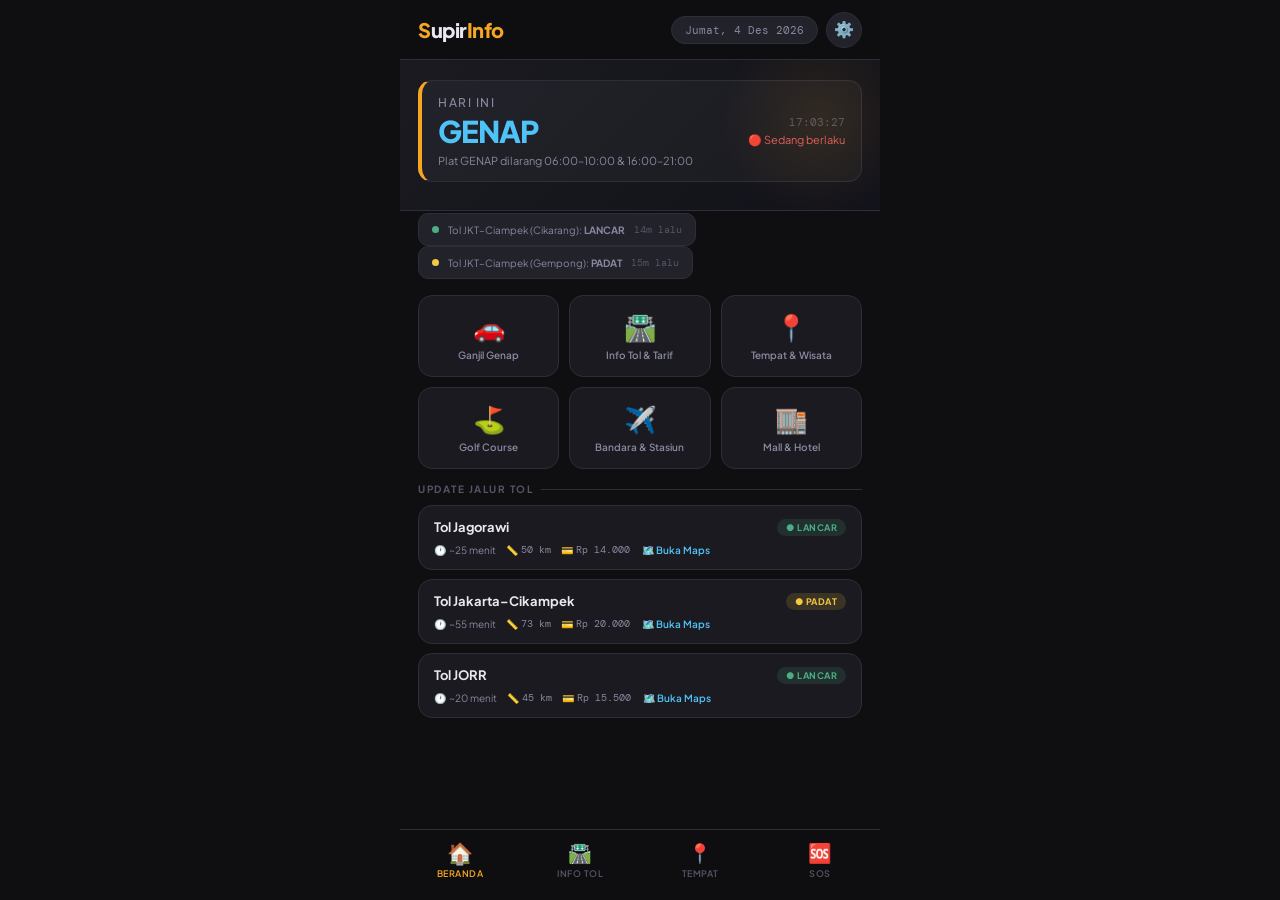
<file: index.html>
<!DOCTYPE html>
<html lang="id">
<head>
    <meta charset="UTF-8">
    <meta name="viewport" content="width=device-width, initial-scale=1.0">
    <title>SupirInfo — Panduan Lengkap Driver Jabodetabek</title>
    <link href="https://fonts.googleapis.com/css2?family=Plus+Jakarta+Sans:wght@400;500;600;700;800&family=DM+Mono:wght@400;500&display=swap" rel="stylesheet">

    <!-- ==================== CSS: ROOT VARIABLES & RESET ==================== -->
    <style>
        :root {
            --bg: #0f0f12;
            --surface: #1a1a20;
            --surface2: #22222a;
            --border: #2e2e38;
            --accent: #f5a623;
            --accent2: #4fc3f7;
            --green: #4caf84;
            --red: #e05c5c;
            --yellow: #f5c842;
            --text: #e8e8f0;
            --text2: #8888a0;
            --text3: #555568;
            --font: 'Plus Jakarta Sans', sans-serif;
            --mono: 'DM Mono', monospace;
            --shadow: 0 4px 24px rgba(0, 0, 0, 0.4);
            --radius: 14px;
            --radius-sm: 10px;
            --radius-xs: 8px;
            --transition: 0.2s ease;
        }

        /* ==================== LIGHT MODE ==================== */
        body.light-mode {
            --bg: #f5f5f9;
            --surface: #ffffff;
            --surface2: #f0f0f5;
            --border: #dcdce4;
            --accent: #e6951a;
            --accent2: #0391c9;
            --green: #2e8b5e;
            --red: #d14343;
            --yellow: #c9a520;
            --text: #1a1a24;
            --text2: #5a5a72;
            --text3: #9090aa;
            --shadow: 0 4px 24px rgba(0, 0, 0, 0.08);
        }

        * {
            box-sizing: border-box;
            margin: 0;
            padding: 0;
        }
        body {
            background: var(--bg);
            color: var(--text);
            font-family: var(--font);
            min-height: 100vh;
            overflow-x: hidden;
            transition: background 0.35s ease, color 0.35s ease;
        }
        ::-webkit-scrollbar {
            width: 4px;
        }
        ::-webkit-scrollbar-thumb {
            background: var(--border);
            border-radius: 4px;
        }
        ::selection {
            background: rgba(245, 166, 35, 0.3);
            color: var(--text);
        }
    </style>

    <!-- ==================== CSS: HEADER & NAVIGATION ==================== -->
    <style>
        header {
            position: sticky;
            top: 0;
            z-index: 100;
            background: rgba(15, 15, 18, 0.88);
            backdrop-filter: blur(16px);
            -webkit-backdrop-filter: blur(16px);
            border-bottom: 1px solid var(--border);
            padding: 0 18px;
            display: flex;
            align-items: center;
            justify-content: space-between;
            height: 60px;
            transition: background 0.35s ease, border-color 0.35s ease;
        }
        body.light-mode header {
            background: rgba(255, 255, 255, 0.88);
        }
        .logo {
            font-size: 20px;
            font-weight: 800;
            letter-spacing: -0.5px;
            color: var(--accent);
            cursor: pointer;
            user-select: none;
        }
        .logo span {
            color: var(--text);
        }
        .header-right {
            display: flex;
            gap: 8px;
            align-items: center;
        }
        .date-badge {
            background: var(--surface2);
            border: 1px solid var(--border);
            padding: 6px 13px;
            border-radius: 20px;
            font-size: 11px;
            color: var(--text2);
            font-family: var(--mono);
            transition: all var(--transition);
        }
        .icon-btn {
            width: 36px;
            height: 36px;
            border-radius: 50%;
            background: var(--surface2);
            border: 1px solid var(--border);
            cursor: pointer;
            display: flex;
            align-items: center;
            justify-content: center;
            font-size: 18px;
            color: var(--text2);
            transition: all var(--transition);
            text-decoration: none;
        }
        .icon-btn:hover {
            border-color: var(--accent);
            color: var(--accent);
            background: var(--surface);
        }
        .icon-btn.settings-btn {
            font-size: 16px;
        }
    </style>

    <!-- ==================== CSS: HERO & GANJIL GENAP BANNER ==================== -->
    <style>
        .hero {
            padding: 20px 18px 14px;
            background: linear-gradient(135deg, var(--surface) 0%, #12121a 100%);
            border-bottom: 1px solid var(--border);
            position: relative;
            overflow: hidden;
            transition: background 0.35s ease;
        }
        body.light-mode .hero {
            background: linear-gradient(135deg, #fff 0%, #f0f0f8 100%);
        }
        .hero::before {
            content: '';
            position: absolute;
            top: -40px;
            right: -40px;
            width: 200px;
            height: 200px;
            background: radial-gradient(circle, rgba(245, 166, 35, 0.1) 0%, transparent 70%);
            pointer-events: none;
        }
        .ganjil-genap-banner {
            background: linear-gradient(135deg, var(--surface2), var(--surface));
            border: 1px solid var(--border);
            border-left: 4px solid var(--accent);
            border-radius: var(--radius);
            padding: 14px 16px;
            margin-bottom: 14px;
            display: flex;
            align-items: center;
            justify-content: space-between;
            transition: all var(--transition);
            cursor: pointer;
        }
        .ganjil-genap-banner:hover {
            border-left-width: 6px;
            transform: translateX(2px);
        }
        .gg-left h2 {
            font-size: 12px;
            color: var(--text2);
            font-weight: 500;
            text-transform: uppercase;
            letter-spacing: 1.5px;
        }
        .gg-left .gg-status {
            font-size: 30px;
            font-weight: 800;
            letter-spacing: -1px;
            margin-top: 2px;
        }
        .gg-left .gg-status.ganjil {
            color: var(--accent);
        }
        .gg-left .gg-status.genap {
            color: var(--accent2);
        }
        .gg-detail {
            font-size: 11px;
            color: var(--text2);
            margin-top: 4px;
        }
        .gg-right {
            text-align: right;
        }
        .gg-time {
            font-family: var(--mono);
            font-size: 11px;
            color: var(--text3);
        }
        .gg-info {
            font-size: 11px;
            color: var(--text2);
            margin-top: 4px;
        }
    </style>

    <!-- ==================== CSS: NAV GRID & SEARCH ==================== -->
    <style>
        .nav-grid {
            display: grid;
            grid-template-columns: repeat(3, 1fr);
            gap: 10px;
            padding: 14px 18px;
        }
        .nav-card {
            background: var(--surface);
            border: 1px solid var(--border);
            border-radius: var(--radius);
            padding: 14px 8px;
            text-align: center;
            cursor: pointer;
            transition: all var(--transition);
            text-decoration: none;
            color: inherit;
            position: relative;
            overflow: hidden;
        }
        .nav-card:hover {
            border-color: var(--accent);
            background: var(--surface2);
            transform: translateY(-2px);
            box-shadow: var(--shadow);
        }
        .nav-card.active {
            border-color: var(--accent);
            background: rgba(245, 166, 35, 0.08);
        }
        .nav-icon {
            font-size: 26px;
            margin-bottom: 6px;
            transition: transform var(--transition);
        }
        .nav-card:hover .nav-icon {
            transform: scale(1.15);
        }
        .nav-label {
            font-size: 10px;
            font-weight: 600;
            color: var(--text2);
            line-height: 1.3;
        }
        .search-bar {
            margin: 0 18px 14px;
            position: relative;
        }
        .search-bar input {
            width: 100%;
            background: var(--surface);
            border: 1px solid var(--border);
            border-radius: var(--radius-sm);
            padding: 11px 16px 11px 40px;
            color: var(--text);
            font-family: var(--font);
            font-size: 13px;
            outline: none;
            transition: border-color var(--transition), box-shadow var(--transition);
        }
        .search-bar input:focus {
            border-color: var(--accent);
            box-shadow: 0 0 0 3px rgba(245, 166, 35, 0.08);
        }
        .search-bar input::placeholder {
            color: var(--text3);
        }
        .search-icon {
            position: absolute;
            left: 13px;
            top: 50%;
            transform: translateY(-50%);
            color: var(--text3);
            font-size: 15px;
            pointer-events: none;
        }
    </style>

    <!-- ==================== CSS: SECTIONS, CARDS, TABLES ==================== -->
    <style>
        .section {
            padding: 0 18px 18px;
        }
        .section-title {
            font-size: 10px;
            font-weight: 700;
            text-transform: uppercase;
            letter-spacing: 1.5px;
            color: var(--text3);
            margin-bottom: 10px;
            display: flex;
            align-items: center;
            gap: 8px;
        }
        .section-title::after {
            content: '';
            flex: 1;
            height: 1px;
            background: var(--border);
        }
        .toll-card {
            background: var(--surface);
            border: 1px solid var(--border);
            border-radius: var(--radius);
            padding: 13px 15px;
            margin-bottom: 9px;
            cursor: pointer;
            transition: all var(--transition);
        }
        .toll-card:hover {
            border-color: var(--accent2);
            box-shadow: var(--shadow);
            transform: translateY(-1px);
        }
        .toll-header {
            display: flex;
            justify-content: space-between;
            align-items: flex-start;
            margin-bottom: 7px;
        }
        .toll-name {
            font-size: 13px;
            font-weight: 700;
        }
        .toll-tarif {
            font-family: var(--mono);
            font-size: 12px;
            color: var(--accent);
            font-weight: 500;
        }
        .toll-meta {
            display: flex;
            gap: 10px;
            flex-wrap: wrap;
        }
        .toll-item {
            display: flex;
            align-items: center;
            gap: 3px;
            font-size: 10px;
            color: var(--text2);
        }
        .toll-item .maps-link {
            color: var(--accent2);
            cursor: pointer;
            font-size: 10px;
            font-weight: 600;
            margin-left: 2px;
            text-decoration: none;
            transition: color var(--transition);
        }
        .toll-item .maps-link:hover {
            color: var(--accent);
            text-decoration: underline;
        }
        .toll-distance {
            font-family: var(--mono);
        }
        .status-dot {
            width: 6px;
            height: 6px;
            border-radius: 50%;
            display: inline-block;
        }
        .status-dot.lancar {
            background: var(--green);
        }
        .status-dot.padat {
            background: var(--yellow);
        }
        .status-dot.macet {
            background: var(--red);
        }
        .status-tag {
            display: inline-flex;
            align-items: center;
            gap: 4px;
            padding: 3px 9px;
            border-radius: 20px;
            font-size: 9px;
            font-weight: 700;
            text-transform: uppercase;
            letter-spacing: 0.5px;
        }
        .status-tag.lancar {
            background: rgba(76, 175, 132, 0.15);
            color: var(--green);
        }
        .status-tag.padat {
            background: rgba(245, 200, 66, 0.15);
            color: var(--yellow);
        }
        .status-tag.macet {
            background: rgba(224, 92, 92, 0.15);
            color: var(--red);
        }
        .place-card {
            background: var(--surface);
            border: 1px solid var(--border);
            border-radius: var(--radius);
            padding: 13px 15px;
            margin-bottom: 9px;
            cursor: pointer;
            transition: all var(--transition);
            display: flex;
            gap: 11px;
            align-items: flex-start;
        }
        .place-card:hover {
            border-color: var(--accent2);
            box-shadow: var(--shadow);
            transform: translateY(-1px);
        }
        .place-icon-box {
            width: 42px;
            height: 42px;
            background: var(--surface2);
            border-radius: var(--radius-xs);
            display: flex;
            align-items: center;
            justify-content: center;
            font-size: 19px;
            flex-shrink: 0;
            border: 1px solid var(--border);
            transition: all var(--transition);
        }
        .place-card:hover .place-icon-box {
            border-color: var(--accent2);
            background: rgba(79, 195, 247, 0.06);
        }
        .place-info {
            flex: 1;
            min-width: 0;
        }
        .place-name {
            font-size: 13px;
            font-weight: 700;
            margin-bottom: 2px;
        }
        .place-meta {
            font-size: 11px;
            color: var(--text2);
            margin-bottom: 5px;
        }
        .place-tags {
            display: flex;
            flex-wrap: wrap;
            gap: 4px;
        }
        .place-tag {
            padding: 2px 8px;
            border-radius: 20px;
            font-size: 9px;
            font-weight: 600;
            background: var(--surface2);
            border: 1px solid var(--border);
            color: var(--text2);
        }
        .place-tag.highlight {
            border-color: var(--accent);
            color: var(--accent);
            background: rgba(245, 166, 35, 0.07);
        }
        .maps-btn {
            display: inline-flex;
            align-items: center;
            gap: 3px;
            font-size: 10px;
            color: var(--accent2);
            cursor: pointer;
            font-weight: 600;
            margin-top: 6px;
            text-decoration: none;
            transition: color var(--transition);
        }
        .maps-btn:hover {
            color: var(--accent);
            text-decoration: underline;
        }
        .filter-tabs {
            display: flex;
            gap: 5px;
            overflow-x: auto;
            padding: 0 18px 12px;
            scrollbar-width: none;
        }
        .filter-tabs::-webkit-scrollbar {
            display: none;
        }
        .filter-tab {
            padding: 6px 13px;
            border-radius: 20px;
            font-size: 11px;
            font-weight: 600;
            white-space: nowrap;
            cursor: pointer;
            border: 1px solid var(--border);
            background: var(--surface);
            color: var(--text2);
            transition: all var(--transition);
        }
        .filter-tab.active {
            background: var(--accent);
            border-color: var(--accent);
            color: #000;
        }
        .filter-tab:hover:not(.active) {
            border-color: var(--text3);
            background: var(--surface2);
        }
    </style>

    <!-- ==================== CSS: MODAL, BOTTOM NAV, UPDATE TICKER ==================== -->
    <style>
        .modal-overlay {
            display: none;
            position: fixed;
            inset: 0;
            background: rgba(0, 0, 0, 0.65);
            z-index: 200;
            backdrop-filter: blur(6px);
            -webkit-backdrop-filter: blur(6px);
        }
        .modal-overlay.show {
            display: flex;
            align-items: flex-end;
        }
        .modal {
            background: var(--surface);
            border-radius: 20px 20px 0 0;
            border: 1px solid var(--border);
            border-bottom: none;
            width: 100%;
            max-height: 82vh;
            overflow-y: auto;
            padding: 18px;
            transform: translateY(100%);
            transition: transform 0.3s cubic-bezier(0.32, 0.72, 0, 1);
        }
        .modal-overlay.show .modal {
            transform: translateY(0);
        }
        .modal-handle {
            width: 40px;
            height: 4px;
            background: var(--border);
            border-radius: 2px;
            margin: 0 auto 14px;
        }
        .modal-title {
            font-size: 17px;
            font-weight: 800;
            margin-bottom: 3px;
        }
        .modal-sub {
            font-size: 12px;
            color: var(--text2);
            margin-bottom: 14px;
        }
        .modal-close {
            position: absolute;
            right: 18px;
            top: 18px;
            background: var(--surface2);
            border: 1px solid var(--border);
            border-radius: 50%;
            width: 30px;
            height: 30px;
            display: flex;
            align-items: center;
            justify-content: center;
            cursor: pointer;
            font-size: 13px;
            color: var(--text2);
            transition: all var(--transition);
            z-index: 5;
        }
        .modal-close:hover {
            background: var(--red);
            color: #fff;
            border-color: var(--red);
        }
        .detail-row {
            display: flex;
            justify-content: space-between;
            align-items: center;
            padding: 9px 0;
            border-bottom: 1px solid var(--border);
            font-size: 12px;
        }
        .detail-row:last-child {
            border-bottom: none;
        }
        .detail-label {
            color: var(--text2);
        }
        .detail-value {
            font-weight: 600;
            font-family: var(--mono);
            font-size: 11px;
            text-align: right;
        }
        .detail-value.accent {
            color: var(--accent);
        }
        .detail-value.green {
            color: var(--green);
        }
        .detail-value.red {
            color: var(--red);
        }
        .bottom-nav {
            position: fixed;
            bottom: 0;
            left: 0;
            right: 0;
            background: rgba(15, 15, 18, 0.94);
            backdrop-filter: blur(12px);
            -webkit-backdrop-filter: blur(12px);
            border-top: 1px solid var(--border);
            display: flex;
            padding: 7px 0 18px;
            z-index: 100;
            transition: background 0.35s ease;
        }
        body.light-mode .bottom-nav {
            background: rgba(255, 255, 255, 0.94);
        }
        .bottom-nav-item {
            flex: 1;
            display: flex;
            flex-direction: column;
            align-items: center;
            gap: 3px;
            cursor: pointer;
            padding: 3px;
            transition: color var(--transition);
            color: var(--text3);
            font-size: 9px;
            font-weight: 600;
            text-transform: uppercase;
            letter-spacing: 0.5px;
            user-select: none;
        }
        .bottom-nav-item.active {
            color: var(--accent);
        }
        .bottom-nav-icon {
            font-size: 19px;
            transition: transform var(--transition);
        }
        .bottom-nav-item.active .bottom-nav-icon {
            transform: scale(1.1);
        }
        .update-ticker {
            background: var(--surface2);
            border: 1px solid var(--border);
            border-radius: var(--radius-sm);
            padding: 9px 13px;
            display: flex;
            align-items: center;
            gap: 9px;
            font-size: 11px;
            transition: all var(--transition);
            cursor: pointer;
        }
        .update-ticker:hover {
            border-color: var(--accent2);
        }
        .ticker-dot {
            width: 7px;
            height: 7px;
            border-radius: 50%;
            flex-shrink: 0;
        }
        .ticker-text {
            flex: 1;
            color: var(--text2);
            font-size: 10px;
        }
        .ticker-time {
            color: var(--text3);
            font-family: var(--mono);
            font-size: 10px;
        }
        .main {
            padding-bottom: 80px;
        }
        .page {
            display: none;
            animation: fadeIn 0.3s ease;
        }
        .page.active {
            display: block;
        }
        @keyframes fadeIn {
            from {
                opacity: 0;
                transform: translateY(10px);
            }
            to {
                opacity: 1;
                transform: translateY(0);
            }
        }
    </style>

    <!-- ==================== CSS: CALCULATOR, SOS, GG TABLE, SETTINGS ==================== -->
    <style>
        .calc-card {
            background: var(--surface);
            border: 1px solid var(--border);
            border-radius: var(--radius);
            padding: 15px;
            margin-bottom: 10px;
            transition: all var(--transition);
        }
        .calc-label {
            font-size: 10px;
            color: var(--text3);
            font-weight: 600;
            text-transform: uppercase;
            letter-spacing: 0.5px;
            margin-bottom: 7px;
        }
        .calc-select,
        .calc-input {
            width: 100%;
            background: var(--surface2);
            border: 1px solid var(--border);
            border-radius: var(--radius-sm);
            padding: 10px 14px;
            color: var(--text);
            font-family: var(--font);
            font-size: 13px;
            outline: none;
            margin-bottom: 9px;
            appearance: none;
            -webkit-appearance: none;
            transition: border-color var(--transition);
        }
        .calc-select:focus,
        .calc-input:focus {
            border-color: var(--accent);
            box-shadow: 0 0 0 3px rgba(245, 166, 35, 0.06);
        }
        .calc-btn {
            width: 100%;
            background: var(--accent);
            color: #000;
            border: none;
            border-radius: var(--radius-sm);
            padding: 12px;
            font-family: var(--font);
            font-size: 13px;
            font-weight: 800;
            cursor: pointer;
            letter-spacing: 0.5px;
            transition: all var(--transition);
        }
        .calc-btn:hover {
            opacity: 0.88;
            transform: translateY(-1px);
            box-shadow: 0 4px 16px rgba(245, 166, 35, 0.25);
        }
        .result-box {
            background: var(--surface2);
            border: 1px solid var(--border);
            border-radius: var(--radius);
            padding: 14px;
            margin-top: 10px;
            display: none;
        }
        .result-box.show {
            display: block;
            animation: fadeIn 0.25s ease;
        }
        .result-title {
            font-size: 10px;
            color: var(--text3);
            font-weight: 600;
            text-transform: uppercase;
            letter-spacing: 0.5px;
            margin-bottom: 10px;
        }
        .result-main {
            font-size: 26px;
            font-weight: 800;
            color: var(--accent);
            font-family: var(--mono);
        }
        .result-sub {
            font-size: 11px;
            color: var(--text2);
            margin-top: 3px;
        }
        .sos-card {
            background: rgba(224, 92, 92, 0.06);
            border: 1px solid rgba(224, 92, 92, 0.25);
            border-radius: var(--radius);
            padding: 13px 15px;
            margin-bottom: 9px;
            display: flex;
            align-items: center;
            gap: 11px;
            transition: all var(--transition);
        }
        .sos-card:hover {
            border-color: var(--red);
            background: rgba(224, 92, 92, 0.1);
        }
        .sos-icon {
            font-size: 26px;
        }
        .sos-info {
            flex: 1;
        }
        .sos-name {
            font-size: 13px;
            font-weight: 700;
        }
        .sos-number {
            font-family: var(--mono);
            font-size: 12px;
            color: var(--accent);
            margin-top: 2px;
        }
        .sos-desc {
            font-size: 10px;
            color: var(--text2);
            margin-top: 2px;
        }
        .sos-call {
            background: var(--red);
            color: #fff;
            border: none;
            border-radius: var(--radius-sm);
            padding: 7px 13px;
            font-family: var(--font);
            font-size: 11px;
            font-weight: 700;
            cursor: pointer;
            transition: all var(--transition);
            white-space: nowrap;
        }
        .sos-call:hover {
            opacity: 0.85;
            transform: scale(1.04);
        }
        .gg-table {
            width: 100%;
            border-collapse: collapse;
            font-size: 11px;
        }
        .gg-table th {
            background: var(--surface2);
            padding: 7px 9px;
            text-align: left;
            color: var(--text3);
            font-size: 9px;
            text-transform: uppercase;
            letter-spacing: 0.5px;
            position: sticky;
            top: 0;
        }
        .gg-table td {
            padding: 9px 9px;
            border-bottom: 1px solid var(--border);
            vertical-align: top;
        }
        .gg-table tr:hover td {
            background: var(--surface2);
        }
        .ruas {
            font-weight: 600;
            font-size: 11px;
        }
        .jam {
            font-family: var(--mono);
            color: var(--text2);
            font-size: 10px;
        }
        .gg-badge {
            display: inline-block;
            padding: 2px 6px;
            border-radius: 4px;
            font-size: 8px;
            font-weight: 700;
        }
        .gg-badge.g {
            background: rgba(245, 166, 35, 0.15);
            color: var(--accent);
        }
        .gg-badge.e {
            background: rgba(79, 195, 247, 0.15);
            color: var(--accent2);
        }
        .gg-badge.ge {
            background: rgba(76, 175, 132, 0.15);
            color: var(--green);
        }
        .info-box {
            background: rgba(79, 195, 247, 0.05);
            border: 1px solid rgba(79, 195, 247, 0.2);
            border-radius: var(--radius-sm);
            padding: 11px 13px;
            margin-bottom: 10px;
            font-size: 11px;
            color: var(--text2);
            line-height: 1.6;
        }
        .info-box strong {
            color: var(--accent2);
        }
        .chip-row {
            display: flex;
            flex-wrap: wrap;
            gap: 5px;
            margin-bottom: 10px;
        }
        .chip {
            padding: 4px 11px;
            border-radius: 20px;
            font-size: 10px;
            font-weight: 600;
            border: 1px solid var(--border);
            background: var(--surface2);
            color: var(--text2);
            cursor: pointer;
            transition: all var(--transition);
        }
        .chip:hover {
            border-color: var(--accent);
            color: var(--accent);
        }
        .chip.active {
            border-color: var(--accent);
            background: rgba(245, 166, 35, 0.1);
            color: var(--accent);
        }

        /* SETTINGS PAGE */
        .settings-section {
            background: var(--surface);
            border: 1px solid var(--border);
            border-radius: var(--radius);
            padding: 15px;
            margin-bottom: 10px;
        }
        .settings-section h3 {
            font-size: 13px;
            font-weight: 700;
            margin-bottom: 10px;
            color: var(--text);
        }
        .setting-row {
            display: flex;
            align-items: center;
            justify-content: space-between;
            padding: 9px 0;
            border-bottom: 1px solid var(--border);
        }
        .setting-row:last-child {
            border-bottom: none;
        }
        .setting-label {
            font-size: 12px;
            color: var(--text2);
        }
        .toggle-switch {
            position: relative;
            width: 46px;
            height: 26px;
            cursor: pointer;
        }
        .toggle-switch input {
            opacity: 0;
            width: 0;
            height: 0;
        }
        .toggle-slider {
            position: absolute;
            inset: 0;
            background: var(--border);
            border-radius: 26px;
            transition: all 0.3s ease;
        }
        .toggle-slider::before {
            content: '';
            position: absolute;
            height: 20px;
            width: 20px;
            left: 3px;
            bottom: 3px;
            background: #fff;
            border-radius: 50%;
            transition: all 0.3s ease;
        }
        .toggle-switch input:checked+.toggle-slider {
            background: var(--accent);
        }
        .toggle-switch input:checked+.toggle-slider::before {
            transform: translateX(20px);
        }

        /* TOAST */
        .toast-container {
            position: fixed;
            top: 16px;
            right: 16px;
            z-index: 999;
            display: flex;
            flex-direction: column;
            gap: 8px;
            pointer-events: none;
        }
        .toast {
            background: var(--surface);
            border: 1px solid var(--border);
            border-radius: var(--radius-sm);
            padding: 10px 16px;
            font-size: 12px;
            font-weight: 600;
            color: var(--text);
            box-shadow: var(--shadow);
            animation: slideIn 0.3s ease, fadeOut 0.3s ease 2.2s forwards;
            pointer-events: auto;
            max-width: 300px;
        }
        @keyframes slideIn {
            from {
                transform: translateX(120%);
                opacity: 0;
            }
            to {
                transform: translateX(0);
                opacity: 1;
            }
        }
        @keyframes fadeOut {
            to {
                opacity: 0;
                transform: translateY(-10px);
            }
        }
    </style>

    <!-- ==================== CSS: RESPONSIVE ==================== -->
    <style>
        @media(min-width: 480px) {
            body {
                max-width: 480px;
                margin: 0 auto;
            }
            .bottom-nav {
                max-width: 480px;
                left: 50%;
                transform: translateX(-50%);
            }
            header {
                max-width: 480px;
                margin: 0 auto;
                left: 0;
                right: 0;
            }
            .modal {
                max-width: 480px;
                margin: 0 auto;
            }
            .toast-container {
                right: calc(50% - 230px);
            }
        }
    </style>
</head>
<body>

    <!-- ==================== HEADER ==================== -->
    <header>
        <div class="logo" onclick="switchPage('beranda')">S<span>upir</span>Info</div>
        <div class="header-right">
            <div class="date-badge" id="headerDate">Selasa, 28 Nov 2023</div>
            <button class="icon-btn settings-btn" onclick="switchPage('settings')" title="Setelan" aria-label="Setelan">⚙️</button>
        </div>
    </header>

    <!-- ==================== TOAST CONTAINER ==================== -->
    <div class="toast-container" id="toastContainer"></div>

    <!-- ==================== MAIN CONTENT ==================== -->
    <div class="main">

        <!-- ========== PAGE: BERANDA ========== -->
        <div class="page active" id="page-beranda">
            <div class="hero">
                <div class="ganjil-genap-banner" onclick="switchPage('ganjil-genap')">
                    <div class="gg-left">
                        <h2>Hari Ini</h2>
                        <div class="gg-status ganjil" id="ggStatus">GANJIL</div>
                        <div class="gg-detail" id="ggDetail">Berlaku 06:00–10:00 & 16:00–21:00</div>
                    </div>
                    <div class="gg-right">
                        <div class="gg-time" id="ggClock">--:--:--</div>
                        <div class="gg-info" id="ggActiveNow">Sedang berlaku</div>
                    </div>
                </div>
            </div>

            <div style="padding:2px 18px 0; display:flex; gap:6px; flex-wrap:wrap;">
                <div class="update-ticker">
                    <div class="ticker-dot" style="background:var(--green)"></div>
                    <div class="ticker-text">Tol JKT–Ciampek (Cikarang): <strong>LANCAR</strong></div>
                    <div class="ticker-time">14m lalu</div>
                </div>
            </div>
            <div style="padding:0 18px 2px; display:flex; gap:6px; flex-wrap:wrap;">
                <div class="update-ticker">
                    <div class="ticker-dot" style="background:var(--yellow)"></div>
                    <div class="ticker-text">Tol JKT–Ciampek (Gempong): <strong>PADAT</strong></div>
                    <div class="ticker-time">15m lalu</div>
                </div>
            </div>

            <div class="nav-grid">
                <div class="nav-card" onclick="switchPage('ganjil-genap')">
                    <div class="nav-icon">🚗</div>
                    <div class="nav-label">Ganjil Genap</div>
                </div>
                <div class="nav-card" onclick="switchPage('toll')">
                    <div class="nav-icon">🛣️</div>
                    <div class="nav-label">Info Tol & Tarif</div>
                </div>
                <div class="nav-card" onclick="switchPage('tempat')">
                    <div class="nav-icon">📍</div>
                    <div class="nav-label">Tempat & Wisata</div>
                </div>
                <div class="nav-card" onclick="switchPage('golf')">
                    <div class="nav-icon">⛳</div>
                    <div class="nav-label">Golf Course</div>
                </div>
                <div class="nav-card" onclick="switchPage('bandara')">
                    <div class="nav-icon">✈️</div>
                    <div class="nav-label">Bandara & Stasiun</div>
                </div>
                <div class="nav-card" onclick="switchPage('mall')">
                    <div class="nav-icon">🏬</div>
                    <div class="nav-label">Mall & Hotel</div>
                </div>
            </div>

            <div class="section">
                <div class="section-title">Update Jalur Tol</div>
                <div class="toll-card" onclick="showTollDetail('jakarta-cikampek')">
                    <div class="toll-header">
                        <div class="toll-name">Tol Jagorawi</div>
                        <span class="status-tag lancar">● Lancar</span>
                    </div>
                    <div class="toll-meta">
                        <div class="toll-item">🕐 <span>~25 menit</span></div>
                        <div class="toll-item">📏 <span class="toll-distance">50 km</span></div>
                        <div class="toll-item">💳 <span class="toll-distance">Rp 14.000</span></div>
                        <div class="toll-item"><a class="maps-link" href="javascript:void(0)" onclick="event.stopPropagation();openGoogleMaps('Bogor','Jakarta')">🗺️ Buka Maps</a></div>
                    </div>
                </div>
                <div class="toll-card" onclick="showTollDetail('jakarta-cikampek')">
                    <div class="toll-header">
                        <div class="toll-name">Tol Jakarta–Cikampek</div>
                        <span class="status-tag padat">● Padat</span>
                    </div>
                    <div class="toll-meta">
                        <div class="toll-item">🕐 <span>~55 menit</span></div>
                        <div class="toll-item">📏 <span class="toll-distance">73 km</span></div>
                        <div class="toll-item">💳 <span class="toll-distance">Rp 20.000</span></div>
                        <div class="toll-item"><a class="maps-link" href="javascript:void(0)" onclick="event.stopPropagation();openGoogleMaps('Cikampek','Jakarta')">🗺️ Buka Maps</a></div>
                    </div>
                </div>
                <div class="toll-card" onclick="showTollDetail('jakarta-bogor')">
                    <div class="toll-header">
                        <div class="toll-name">Tol JORR</div>
                        <span class="status-tag lancar">● Lancar</span>
                    </div>
                    <div class="toll-meta">
                        <div class="toll-item">🕐 <span>~20 menit</span></div>
                        <div class="toll-item">📏 <span class="toll-distance">45 km</span></div>
                        <div class="toll-item">💳 <span class="toll-distance">Rp 15.500</span></div>
                        <div class="toll-item"><a class="maps-link" href="javascript:void(0)" onclick="event.stopPropagation();openGoogleMaps('JORR','Jakarta')">🗺️ Buka Maps</a></div>
                    </div>
                </div>
            </div>
        </div>

        <!-- ========== PAGE: GANJIL GENAP ========== -->
        <div class="page" id="page-ganjil-genap">
            <div style="padding:14px 18px 0">
                <div class="info-box">
                    <strong>Ganjil Genap</strong> berlaku Senin–Jumat (kecuali hari libur nasional), pukul <strong>06:00–10:00</strong> dan <strong>16:00–21:00</strong>. Kendaraan dengan plat sesuai hari (Ganjil/Genap) dilarang melintas di ruas tertentu.
                </div>
            </div>
            <div class="section">
                <div class="section-title">Ruas Ganjil Genap Jakarta 2024</div>
                <div style="overflow-x:auto; border-radius:12px; border:1px solid var(--border);">
                    <table class="gg-table">
                        <thead>
                            <tr><th>Ruas Jalan</th><th>Jam</th><th>Hari</th></tr>
                        </thead>
                        <tbody>
                            <tr><td><div class="ruas">Jl. Sudirman</div><div style="font-size:10px;color:var(--text3)">Bundaran Senayan–Jl. Ridwan Rais</div></td><td><div class="jam">06:00–10:00</div><div class="jam">16:00–21:00</div></td><td><span class="gg-badge ge">Sen–Jum</span></td></tr>
                            <tr><td><div class="ruas">Jl. MH Thamrin</div><div style="font-size:10px;color:var(--text3)">Bundaran HI–Jl. Medan Merdeka Barat</div></td><td><div class="jam">06:00–10:00</div><div class="jam">16:00–21:00</div></td><td><span class="gg-badge ge">Sen–Jum</span></td></tr>
                            <tr><td><div class="ruas">Jl. Gatot Subroto</div><div style="font-size:10px;color:var(--text3)">Bundaran Slipi–Semanggi</div></td><td><div class="jam">06:00–10:00</div><div class="jam">16:00–21:00</div></td><td><span class="gg-badge ge">Sen–Jum</span></td></tr>
                            <tr><td><div class="ruas">Jl. HR Rasuna Said</div><div style="font-size:10px;color:var(--text3)">Kuningan–Semanggi</div></td><td><div class="jam">06:00–10:00</div><div class="jam">16:00–21:00</div></td><td><span class="gg-badge ge">Sen–Jum</span></td></tr>
                            <tr><td><div class="ruas">Jl. Merdeka Barat/Utara</div><div style="font-size:10px;color:var(--text3)">Gambir area</div></td><td><div class="jam">06:00–10:00</div><div class="jam">16:00–21:00</div></td><td><span class="gg-badge ge">Sen–Jum</span></td></tr>
                            <tr><td><div class="ruas">Jl. Sisingamangaraja</div><div style="font-size:10px;color:var(--text3)">Blok M area</div></td><td><div class="jam">06:00–10:00</div><div class="jam">16:00–21:00</div></td><td><span class="gg-badge ge">Sen–Jum</span></td></tr>
                            <tr><td><div class="ruas">Jl. Tentara Pelajar</div><div style="font-size:10px;color:var(--text3)">Petamburan–Slipi</div></td><td><div class="jam">06:00–10:00</div><div class="jam">16:00–21:00</div></td><td><span class="gg-badge ge">Sen–Jum</span></td></tr>
                            <tr><td><div class="ruas">Jl. Fatmawati</div><div style="font-size:10px;color:var(--text3)">Cilandak–Pondok Indah</div></td><td><div class="jam">06:00–10:00</div><div class="jam">16:00–21:00</div></td><td><span class="gg-badge ge">Sen–Jum</span></td></tr>
                            <tr><td><div class="ruas">Tol Dalam Kota</div><div style="font-size:10px;color:var(--text3)">Slipi–Cawang–Tanjung Priok</div></td><td><div class="jam">06:00–10:00</div><div class="jam">16:00–21:00</div></td><td><span class="gg-badge ge">Sen–Jum</span></td></tr>
                            <tr><td><div class="ruas">Tol Jakarta–Cikampek</div><div style="font-size:10px;color:var(--text3)">Halim–Bekasi Barat (Km 0–47)</div></td><td><div class="jam">06:00–10:00</div><div class="jam">16:00–21:00</div></td><td><span class="gg-badge ge">Sen–Jum</span></td></tr>
                        </tbody>
                    </table>
                </div>

                <div style="margin-top:14px">
                    <div class="section-title">Cek Plat Nomor</div>
                    <div class="calc-card">
                        <div class="calc-label">Masukkan Nomor Plat</div>
                        <input class="calc-input" type="text" id="platInput" placeholder="Contoh: B 1234 ABC" style="text-transform:uppercase" oninput="this.value=this.value.toUpperCase()">
                        <button class="calc-btn" onclick="cekPlat()">CEK STATUS PLAT</button>
                        <div class="result-box" id="platResult">
                            <div class="result-title">Hasil Cek</div>
                            <div class="result-main" id="platResultVal">—</div>
                            <div class="result-sub" id="platResultSub">—</div>
                        </div>
                    </div>
                </div>
            </div>
        </div>

        <!-- ========== PAGE: TOLL ========== -->
        <div class="page" id="page-toll">
            <div style="padding:14px 18px 6px">
                <div class="calc-card">
                    <div class="calc-label">Hitung Tarif Tol</div>
                    <select class="calc-select" id="tollAsal">
                        <option value="">-- Pilih Gerbang Asal --</option>
                        <option value="cikampek">Cikampek</option><option value="bekasi_barat">Bekasi Barat</option><option value="cibitung">Cibitung</option><option value="cikarang">Cikarang Utama</option><option value="halim">Halim</option><option value="pondok_gede">Pondok Gede</option><option value="cengkareng">Cengkareng (Bandara)</option><option value="bogor">Bogor (Jagorawi)</option><option value="ciawi">Ciawi</option><option value="serpong">Serpong</option><option value="tangerang">Tangerang</option><option value="karawang">Karawang</option>
                    </select>
                    <select class="calc-select" id="tollTujuan">
                        <option value="">-- Pilih Gerbang Tujuan --</option>
                        <option value="tomang">Tomang / Jakarta Barat</option><option value="semanggi">Semanggi / Sudirman</option><option value="cawang">Cawang / Jakarta Selatan</option><option value="tanjung_priok">Tanjung Priok</option><option value="pluit">Pluit / Jakarta Utara</option><option value="bekasi_barat">Bekasi Barat</option><option value="bekasi_timur">Bekasi Timur</option><option value="cibubur">Cibubur</option><option value="cinere">Cinere</option><option value="serpong">Serpong / BSD</option><option value="tangerang">Tangerang Kota</option>
                    </select>
                    <select class="calc-select" id="tollGol">
                        <option value="1">Golongan I (Sedan/SUV)</option><option value="2">Golongan II (MPV/Pickup kecil)</option><option value="3">Golongan III (Truk 2 as)</option><option value="4">Golongan IV (Truk 3 as)</option><option value="5">Golongan V (Truk 5 as)</option>
                    </select>
                    <button class="calc-btn" onclick="hitungToll()">HITUNG TARIF</button>
                    <div class="result-box" id="tollResult">
                        <div class="result-title">Estimasi Perjalanan</div>
                        <div class="result-main" id="tollResultTarif">—</div>
                        <div class="result-sub" id="tollResultInfo">—</div>
                    </div>
                </div>
            </div>
            <div class="section" id="tollPopularSection">
                <div class="section-title">Tarif Populer (Gol I)</div>
            </div>
        </div>

        <!-- ========== PAGE: TEMPAT ========== -->
        <div class="page" id="page-tempat">
            <div class="filter-tabs" id="tempatFilter">
                <div class="filter-tab active" onclick="filterTempat('semua',this)">Semua</div>
                <div class="filter-tab" onclick="filterTempat('wisata',this)">Wisata</div>
                <div class="filter-tab" onclick="filterTempat('pusat',this)">Pusat Kota</div>
                <div class="filter-tab" onclick="filterTempat('bekasi',this)">Bekasi</div>
                <div class="filter-tab" onclick="filterTempat('bogor',this)">Bogor</div>
                <div class="filter-tab" onclick="filterTempat('karawang',this)">Karawang</div>
                <div class="filter-tab" onclick="filterTempat('tangerang',this)">Tangerang</div>
            </div>
            <div class="section" id="tempatList"></div>
        </div>

        <!-- ========== PAGE: GOLF ========== -->
        <div class="page" id="page-golf">
            <div class="filter-tabs" id="golfFilter">
                <div class="filter-tab active" onclick="filterGolf('semua',this)">Semua</div>
                <div class="filter-tab" onclick="filterGolf('jakarta',this)">Jakarta</div>
                <div class="filter-tab" onclick="filterGolf('bekasi',this)">Bekasi</div>
                <div class="filter-tab" onclick="filterGolf('karawang',this)">Karawang</div>
                <div class="filter-tab" onclick="filterGolf('bogor',this)">Bogor</div>
                <div class="filter-tab" onclick="filterGolf('tangerang',this)">Tangerang</div>
            </div>
            <div class="section" id="golfList"></div>
        </div>

        <!-- ========== PAGE: BANDARA & STASIUN ========== -->
        <div class="page" id="page-bandara">
            <div class="section" id="bandaraList"></div>
        </div>

        <!-- ========== PAGE: MALL & HOTEL ========== -->
        <div class="page" id="page-mall">
            <div class="filter-tabs" id="mallFilter">
                <div class="filter-tab active" onclick="filterMall('semua',this)">Semua</div>
                <div class="filter-tab" onclick="filterMall('mall',this)">Mall</div>
                <div class="filter-tab" onclick="filterMall('hotel',this)">Hotel</div>
                <div class="filter-tab" onclick="filterMall('jakarta',this)">Jakarta</div>
                <div class="filter-tab" onclick="filterMall('bekasi',this)">Bekasi</div>
                <div class="filter-tab" onclick="filterMall('bogor',this)">Bogor</div>
                <div class="filter-tab" onclick="filterMall('karawang',this)">Karawang</div>
                <div class="filter-tab" onclick="filterMall('tangerang',this)">Tangerang</div>
            </div>
            <div class="section" id="mallList"></div>
        </div>

        <!-- ========== PAGE: SOS ========== -->
        <div class="page" id="page-sos">
            <div class="section" id="sosList"></div>
        </div>

        <!-- ========== PAGE: SETTINGS ========== -->
        <div class="page" id="page-settings">
            <div class="section" style="padding-top:14px">
                <div class="section-title">Setelan Aplikasi</div>
                <div class="settings-section">
                    <h3>🎨 Tampilan</h3>
                    <div class="setting-row">
                        <span class="setting-label">Mode Gelap</span>
                        <label class="toggle-switch">
                            <input type="checkbox" id="darkModeToggle" checked onchange="toggleDarkMode()">
                            <span class="toggle-slider"></span>
                        </label>
                    </div>
                    <div class="setting-row">
                        <span class="setting-label">Mode Terang</span>
                        <label class="toggle-switch">
                            <input type="checkbox" id="lightModeToggle" onchange="toggleLightMode()">
                            <span class="toggle-slider"></span>
                        </label>
                    </div>
                </div>
                <div class="settings-section">
                    <h3>📡 Notifikasi</h3>
                    <div class="setting-row">
                        <span class="setting-label">Notifikasi Update Tol</span>
                        <label class="toggle-switch">
                            <input type="checkbox" id="notifTollToggle" checked onchange="toggleNotif('toll')">
                            <span class="toggle-slider"></span>
                        </label>
                    </div>
                    <div class="setting-row">
                        <span class="setting-label">Notifikasi Ganjil Genap</span>
                        <label class="toggle-switch">
                            <input type="checkbox" id="notifGGToggle" checked onchange="toggleNotif('gg')">
                            <span class="toggle-slider"></span>
                        </label>
                    </div>
                </div>
                <div class="settings-section">
                    <h3>📏 Satuan Jarak</h3>
                    <div class="setting-row">
                        <span class="setting-label">Kilometer (km)</span>
                        <label class="toggle-switch">
                            <input type="checkbox" id="unitKmToggle" checked onchange="toggleUnit('km')">
                            <span class="toggle-slider"></span>
                        </label>
                    </div>
                </div>
                <div class="settings-section">
                    <h3>ℹ️ Tentang</h3>
                    <div class="setting-row">
                        <span class="setting-label">Versi Aplikasi</span>
                        <span style="font-family:var(--mono);font-size:11px;color:var(--accent)">v2.0.0</span>
                    </div>
                    <div class="setting-row">
                        <span class="setting-label">Update Terakhir</span>
                        <span style="font-size:11px;color:var(--text2)">26 Oktober 2024</span>
                    </div>
                </div>
            </div>
        </div>

    </div><!-- end main -->

    <!-- ==================== BOTTOM NAVIGATION ==================== -->
    <nav class="bottom-nav">
        <div class="bottom-nav-item active" id="nav-beranda" onclick="switchPage('beranda')">
            <div class="bottom-nav-icon">🏠</div>
            <span>Beranda</span>
        </div>
        <div class="bottom-nav-item" id="nav-toll" onclick="switchPage('toll')">
            <div class="bottom-nav-icon">🛣️</div>
            <span>Info Tol</span>
        </div>
        <div class="bottom-nav-item" id="nav-tempat" onclick="switchPage('tempat')">
            <div class="bottom-nav-icon">📍</div>
            <span>Tempat</span>
        </div>
        <div class="bottom-nav-item" id="nav-sos" onclick="switchPage('sos')">
            <div class="bottom-nav-icon">🆘</div>
            <span>SOS</span>
        </div>
    </nav>

    <!-- ==================== MODAL OVERLAY ==================== -->
    <div class="modal-overlay" id="modalOverlay" onclick="closeModal(event)">
        <div class="modal" id="modalContent">
            <div class="modal-handle"></div>
            <button class="modal-close" onclick="closeModalBtn()">✕</button>
            <div class="modal-title" id="modalTitle">Detail</div>
            <div class="modal-sub" id="modalSub"></div>
            <div id="modalBody"></div>
        </div>
    </div>

    <!-- ==================== SCRIPTS ==================== -->
    <script>
        // ==================== DATA STORE ====================
        const tempatData = [
            { name: "Taman Mini Indonesia Indah (TMII)", area: "Jakarta Timur", icon: "🏛️",
                cat: ["wisata", "pusat"], tags: ["Wisata Keluarga", "Parkir Luas", "Drop-off Mudah"],
                dist: "15 km dari Sudirman", toll: "Rp 5.000 (Tol Cawang)", lat: -6.3024, lng: 106.8955 },
            { name: "Ancol Dreamland", area: "Jakarta Utara", icon: "🎡", cat: ["wisata", "pusat"],
                tags: ["Pantai", "Dufan", "Parkir Besar"], dist: "12 km dari Sudirman", toll: "Bebas Tol",
                lat: -6.1265, lng: 106.8336 },
            { name: "Monas (Monumen Nasional)", area: "Jakarta Pusat", icon: "🗽", cat: ["wisata", "pusat"],
                tags: ["Ikon Jakarta", "⚠️ Ganjil Genap"], dist: "Pusat Kota", toll: "Bebas Tol", lat: -6.1754,
                lng: 106.8272 },
            { name: "Kota Tua Jakarta", area: "Jakarta Barat", icon: "🏚️", cat: ["wisata", "pusat"],
                tags: ["Wisata Sejarah", "Pejalan Kaki"], dist: "8 km dari Sudirman", toll: "Bebas Tol", lat: -6.1348,
                lng: 106.8132 },
            { name: "Kebun Binatang Ragunan", area: "Jakarta Selatan", icon: "🦁", cat: ["wisata", "pusat"],
                tags: ["Keluarga", "Parkir Besar"], dist: "18 km dari Sudirman", toll: "Bebas Tol", lat: -6.3121,
                lng: 106.8202 },
            { name: "Grand Indonesia", area: "Jakarta Pusat", icon: "🏬", cat: ["wisata", "pusat"],
                tags: ["Mall Premium", "⚠️ Ganjil Genap", "Valet"], dist: "0 km (Sudirman)", toll: "Rp 0", lat: -6.1951,
                lng: 106.8220 },
            { name: "Summarecon Mall Bekasi", area: "Bekasi", icon: "🏬", cat: ["wisata", "bekasi"],
                tags: ["Mall Besar", "Bioskop", "Parkir Luas"], dist: "32 km dari Jakarta", toll: "Rp 12.500",
                lat: -6.2208, lng: 106.9984 },
            { name: "Grand Metropolitan Mall", area: "Bekasi", icon: "🏬", cat: ["bekasi"], tags: ["Mall", "Parkir Luas"],
                dist: "30 km dari Jakarta", toll: "Rp 12.500", lat: -6.2239, lng: 106.9931 },
            { name: "Transpark Juanda Bekasi", area: "Bekasi", icon: "🏬", cat: ["bekasi"],
                tags: ["Mall Baru", "Transit-Oriented"], dist: "30 km dari Jakarta", toll: "Rp 12.500", lat: -6.2167,
                lng: 106.9745 },
            { name: "Kebun Raya Bogor", area: "Bogor Kota", icon: "🌿", cat: ["wisata", "bogor"],
                tags: ["Wisata Alam", "Kelas Dunia"], dist: "50 km dari Jakarta", toll: "Rp 14.000", lat: -6.5971,
                lng: 106.7993 },
            { name: "Puncak / Cisarua", area: "Bogor", icon: "🏔️", cat: ["wisata", "bogor"],
                tags: ["Wisata Alam", "Akhir Pekan Padat"], dist: "70 km dari Jakarta", toll: "Rp 14.000", lat: -6.6924,
                lng: 106.9499 },
            { name: "Botani Square Mall", area: "Bogor", icon: "🏬", cat: ["bogor"], tags: ["Mall", "Bioskop",
                    "Parkir Luas"
                ], dist: "50 km dari Jakarta", toll: "Rp 14.000", lat: -6.5994, lng: 106.8016 },
            { name: "Karawang International Industrial City", area: "Karawang", icon: "🏭", cat: ["karawang"],
                tags: ["Kawasan Industri", "Sering Dituju"], dist: "85 km dari Jakarta", toll: "Rp 35.000", lat: -6.3203,
                lng: 107.3112 },
            { name: "Galuh Mas Karawang", area: "Karawang", icon: "🏬", cat: ["karawang"],
                tags: ["Mall", "Pusat Kota Karawang"], dist: "85 km dari Jakarta", toll: "Rp 35.000", lat: -6.3095,
                lng: 107.2961 },
            { name: "Bumi Serpong Damai (BSD City)", area: "Tangerang Selatan", icon: "🏙️", cat: ["tangerang"],
                tags: ["Kota Mandiri", "Mall", "Golf"], dist: "28 km dari Jakarta", toll: "Rp 9.000", lat: -6.2823,
                lng: 106.6780 },
            { name: "Pantai Indah Kapuk (PIK)", area: "Jakarta Utara", icon: "🌴", cat: ["wisata", "pusat"],
                tags: ["Wisata", "Kuliner", "Pantai"], dist: "25 km dari Sudirman", toll: "Rp 15.500 (JORR)",
                lat: -6.1104, lng: 106.7518 },
            { name: "Tangerang City Mall", area: "Tangerang", icon: "🏬", cat: ["tangerang"],
                tags: ["Mall", "Dekat Stasiun"], dist: "28 km dari Jakarta", toll: "Rp 9.000", lat: -6.1781,
                lng: 106.6308 },
        ];

        const mallData = [
            { name: "Grand Indonesia", area: "Jakarta Pusat", icon: "🏬", type: "mall", cat: ["mall", "jakarta"],
                tags: ["Premium", "Valet", "⚠️ GG"], info: "Jl. MH Thamrin No.1", parkir: "Basement 5 lantai",
                lat: -6.1951, lng: 106.8220 },
            { name: "Plaza Indonesia", area: "Jakarta Pusat", icon: "🏬", type: "mall", cat: ["mall", "jakarta"],
                tags: ["Luxury", "⚠️ GG"], info: "Jl. MH Thamrin", parkir: "Basement", lat: -6.1936, lng: 106.8227 },
            { name: "Pacific Place", area: "Jakarta Selatan (SCBD)", icon: "🏬", type: "mall", cat: ["mall", "jakarta"],
                tags: ["Premium", "SCBD"], info: "Jl. Jend. Sudirman Kav. 52-53", parkir: "Besar", lat: -6.2255,
                lng: 106.8095 },
            { name: "Plaza Semanggi", area: "Jakarta Selatan", icon: "🏬", type: "mall", cat: ["mall", "jakarta"],
                tags: ["⚠️ GG", "Kuliner"], info: "Jl. Jend. Sudirman", parkir: "Ada", lat: -6.2186, lng: 106.8143 },
            { name: "Mal Kelapa Gading", area: "Jakarta Utara", icon: "🏬", type: "mall", cat: ["mall", "jakarta"],
                tags: ["Besar", "Keluarga"], info: "Jl. Bulevar Kelapa Gading", parkir: "Luas", lat: -6.1555,
                lng: 106.9080 },
            { name: "Ciputra World", area: "Jakarta Selatan", icon: "🏬", type: "mall", cat: ["mall", "jakarta"],
                tags: ["Hotel Integrated", "Bioskop"], info: "Jl. Prof. Dr. Satrio", parkir: "Ada", lat: -6.2240,
                lng: 106.8136 },
            { name: "Summarecon Mall Bekasi", area: "Bekasi", icon: "🏬", type: "mall", cat: ["mall", "bekasi"],
                tags: ["Besar", "Bioskop"], info: "Jl. Bulevar Ahmad Yani", parkir: "Luas", lat: -6.2208,
            lng: 106.9984 },
            { name: "Grand Metropolitan", area: "Bekasi", icon: "🏬", type: "mall", cat: ["mall", "bekasi"],
                tags: ["Keluarga", "Foodcourt"], info: "Jl. KH Noer Ali", parkir: "Luas", lat: -6.2239, lng: 106.9931 },
            { name: "Lippo Mall Kemang", area: "Jakarta Selatan", icon: "🏬", type: "mall", cat: ["mall", "jakarta"],
                tags: ["Expat Area", "Kuliner"], info: "Jl. Kemang Raya", parkir: "Ada", lat: -6.2605, lng: 106.8107 },
            { name: "Botani Square", area: "Bogor", icon: "🏬", type: "mall", cat: ["mall", "bogor"],
                tags: ["Bioskop", "Parkir Luas"], info: "Jl. Raya Pajajaran", parkir: "Luas", lat: -6.5994,
            lng: 106.8016 },
            { name: "Tangcity Mall", area: "Tangerang", icon: "🏬", type: "mall", cat: ["mall", "tangerang"],
                tags: ["Dekat Stasiun"], info: "Jl. Jend. Sudirman", parkir: "Ada", lat: -6.1781, lng: 106.6308 },
            { name: "Galuh Mas Karawang", area: "Karawang", icon: "🏬", type: "mall", cat: ["mall", "karawang"],
                tags: ["Pusat Kota"], info: "Jl. Ahmad Yani, Karawang", parkir: "Luas", lat: -6.3095, lng: 107.2961 },
            { name: "Hotel Mulia Jakarta", area: "Jakarta Selatan", icon: "🏨", type: "hotel", cat: ["hotel", "jakarta"],
                tags: ["Bintang 5", "Valet", "GG Area"], info: "Jl. Asia Afrika", parkir: "Valet & Umum", lat: -6.2225,
                lng: 106.8031 },
            { name: "Grand Hyatt Jakarta", area: "Jakarta Pusat", icon: "🏨", type: "hotel", cat: ["hotel", "jakarta"],
                tags: ["Bintang 5", "⚠️ GG"], info: "Jl. MH Thamrin", parkir: "Basement", lat: -6.1943, lng: 106.8229 },
            { name: "The Ritz-Carlton Pacific Place", area: "Jakarta Selatan", icon: "🏨", type: "hotel",
                cat: ["hotel", "jakarta"], tags: ["Bintang 5", "Valet"], info: "SCBD, Jl. Jend. Sudirman",
                parkir: "Valet", lat: -6.2255, lng: 106.8095 },
            { name: "JW Marriott Jakarta", area: "Jakarta Selatan", icon: "🏨", type: "hotel", cat: ["hotel", "jakarta"],
                tags: ["Bintang 5", "Mega Kuningan"], info: "Jl. DR Ide Anak Agung Gde Agung", parkir: "Luas",
                lat: -6.2213, lng: 106.8261 },
            { name: "Hotel Santika Premiere Bekasi", area: "Bekasi", icon: "🏨", type: "hotel", cat: ["hotel", "bekasi"],
                tags: ["Bintang 4", "Bisnis"], info: "Jl. M. Hasibuan", parkir: "Ada", lat: -6.2202, lng: 106.9989 },
            { name: "Aston Karawang", area: "Karawang", icon: "🏨", type: "hotel", cat: ["hotel", "karawang"],
                tags: ["Bintang 4", "Bisnis"], info: "Jl. Tuparev", parkir: "Luas", lat: -6.3110, lng: 107.2990 },
            { name: "Hotel Salak Heritage Bogor", area: "Bogor", icon: "🏨", type: "hotel", cat: ["hotel", "bogor"],
                tags: ["Bintang 4", "Heritage"], info: "Jl. Ir. H. Juanda", parkir: "Ada", lat: -6.5957,
            lng: 106.7954 },
            { name: "Novotel Tangerang", area: "Tangerang", icon: "🏨", type: "hotel", cat: ["hotel", "tangerang"],
                tags: ["Bintang 4", "Bisnis"], info: "Jl. Jend. Sudirman", parkir: "Ada", lat: -6.1775, lng: 106.6310 },
        ];

        const golfData = [
            { name: "Pondok Indah Golf", area: "Jakarta Selatan", icon: "⛳", cat: ["jakarta"], rating: "4.7",
                tags: ["Drop-off Mudah", "Ruang Tunggu", "Parkir Luas", "27 Hole"], lat: -6.2640, lng: 106.7849 },
            { name: "Jabotabek Golf & Country Club", area: "Cikarang", icon: "⛳", cat: ["bekasi"], rating: "4.6",
                tags: ["Drop-off Mudah", "Ruang Tunggu Supir", "Parkir Teduh"], lat: -6.2900, lng: 107.1200 },
            { name: "Royale Jakarta Golf Club", area: "Jakarta Timur", icon: "⛳", cat: ["jakarta"], rating: "4.5",
                tags: ["Akses Drop-off Mudah", "Ada Ruang Tunggu Supir", "Parkir Teduh"], lat: -6.2875, lng: 106.8890 },
            { name: "Sentul Highlands Golf Club", area: "Sentul, Bogor", icon: "⛳", cat: ["bogor"], rating: "4.8",
                tags: ["Akses Drop-off Mudah", "Ruang Tunggu Supir", "Parkir Teduh", "18 Hole"], lat: -6.5850,
                lng: 106.8840 },
            { name: "Karawang Golf & Country Club", area: "Karawang", icon: "⛳", cat: ["karawang"], rating: "4.4",
                tags: ["Drop-off Mudah", "Parkir Luas", "18 Hole"], lat: -6.3350, lng: 107.2900 },
            { name: "BSD Golf & Country Club", area: "BSD, Tangerang", icon: "⛳", cat: ["tangerang"], rating: "4.5",
                tags: ["Drop-off Mudah", "Ruang Tunggu", "18 Hole"], lat: -6.3000, lng: 106.6700 },
            { name: "Damai Indah Golf", area: "PIK, Jakarta Utara", icon: "⛳", cat: ["jakarta"], rating: "4.3",
                tags: ["Drop-off Mudah", "Parkir Luas", "2 Lapangan"], lat: -6.1050, lng: 106.7550 },
            { name: "Bukit Darmo Golf", area: "Legok, Tangerang", icon: "⛳", cat: ["tangerang"], rating: "4.5",
                tags: ["Drop-off Mudah", "Ruang Supir", "18 Hole"], lat: -6.2800, lng: 106.6200 },
        ];

        const bandaraData = [
            { name: "Bandara Soekarno-Hatta (CGK)", area: "Cengkareng, Tangerang", icon: "✈️",
                tags: ["Terminal 1, 2, 3", "Tol Sedyatmo", "~35 menit dari Jakarta"],
                info: "💳 Tol: Rp 18.500 (Gol I) | 📏 22 km dari Jakarta Pusat", lat: -6.1256, lng: 106.6558 },
            { name: "Bandara Halim Perdanakusuma (HLP)", area: "Jakarta Timur", icon: "✈️",
                tags: ["Penerbangan Domestik", "Akses Tol Dalam Kota"],
                info: "💳 Tanpa tol (bisa via Cawang) | 📏 12 km dari Sudirman", lat: -6.2666, lng: 106.8913 },
        ];

        const stasiunData = [
            { name: "Stasiun Gambir", area: "Jakarta Pusat (Pusat Kota)", icon: "🚆",
                tags: ["KA Jarak Jauh", "Drop-off: Samping Barat"],
                info: "⚠️ Area Ganjil Genap · Akses via Jl. Medan Merdeka Timur", lat: -6.1767, lng: 106.8308 },
            { name: "Stasiun Pasar Senen", area: "Jakarta Pusat", icon: "🚆", tags: ["KA Ekonomi",
                    "Drop-off: Jl. Senen Raya"
                ], info: "", lat: -6.1747, lng: 106.8440 },
            { name: "Stasiun Bekasi", area: "Bekasi Kota", icon: "🚆", tags: ["KRL + KA", "Drop-off: Jl. Ir. Juanda"],
                info: "📏 ~32 km dari Jakarta | Akses via Tol JKT–Cikampek", lat: -6.2363, lng: 106.9986 },
            { name: "Stasiun Bogor", area: "Kota Bogor", icon: "🚆", tags: ["KRL Terminus",
                    "Drop-off: Jl. Kapten Muslihat"
                ], info: "📏 ~50 km dari Jakarta | 💳 Tol: Rp 14.000", lat: -6.5950, lng: 106.7910 },
            { name: "Stasiun Karawang", area: "Karawang Kota", icon: "🚆", tags: ["KA Jarak Jauh", "Parkir Luas"],
                info: "📏 ~85 km dari Jakarta | 💳 Tol: Rp 35.000", lat: -6.3060, lng: 107.2995 },
            { name: "Stasiun Tangerang", area: "Kota Tangerang", icon: "🚆", tags: ["KRL", "Drop-off: Area Stasiun"],
                info: "📏 ~28 km dari Jakarta | 💳 Tol: Rp 9.000", lat: -6.1778, lng: 106.6325 },
        ];

        const sosData = [
            { name: "Jasa Marga Call Center", number: "14080", desc: "Info tol, gangguan, kecelakaan di jalan tol",
                icon: "🚨" },
            { name: "Ambulans / Darurat Medis", number: "119", desc: "Layanan gawat darurat medis nasional",
            icon: "🚑" },
            { name: "Polisi / Keamanan", number: "110", desc: "Laporan kejahatan dan keamanan", icon: "🚔" },
            { name: "Pemadam Kebakaran", number: "113", desc: "Darurat kebakaran", icon: "🚒" },
            { name: "Derek Tol Gratis", number: "14080", desc: "Layanan derek gratis di dalam tol Jasa Marga",
            icon: "🛣️" },
            { name: "Waze / Google Maps Traffic", number: "Info Real-time", desc: "Cek kondisi jalan terkini",
                icon: "📞", noCall: true },
        ];

        const tollRates = {
            'cikampek-tomang': { tarif: 20000, jarak: 73, waktu: 60 },
            'cikampek-semanggi': { tarif: 20000, jarak: 70, waktu: 55 },
            'cikampek-cawang': { tarif: 18000, jarak: 65, waktu: 50 },
            'bekasi_barat-tomang': { tarif: 12500, jarak: 32, waktu: 40 },
            'bekasi_barat-semanggi': { tarif: 12500, jarak: 30, waktu: 35 },
            'bekasi_barat-cawang': { tarif: 10000, jarak: 25, waktu: 30 },
            'cikarang-tomang': { tarif: 15500, jarak: 45, waktu: 45 },
            'cikarang-semanggi': { tarif: 15000, jarak: 42, waktu: 42 },
            'halim-tomang': { tarif: 8500, jarak: 18, waktu: 25 },
            'bogor-tomang': { tarif: 14000, jarak: 50, waktu: 55 },
            'bogor-cawang': { tarif: 14000, jarak: 55, waktu: 60 },
            'cengkareng-semanggi': { tarif: 18500, jarak: 22, waktu: 35 },
            'cengkareng-tomang': { tarif: 15000, jarak: 18, waktu: 30 },
            'serpong-tomang': { tarif: 11000, jarak: 28, waktu: 35 },
            'serpong-semanggi': { tarif: 12500, jarak: 30, waktu: 38 },
            'tangerang-tomang': { tarif: 9000, jarak: 22, waktu: 28 },
            'karawang-tomang': { tarif: 35000, jarak: 85, waktu: 75 },
            'karawang-semanggi': { tarif: 35000, jarak: 83, waktu: 72 },
        };
        const golMultiplier = { 1: 1, 2: 1.5, 3: 2, 4: 2.5, 5: 3 };

        const tollPopularData = [
            { name: "Jakarta ↔ Cikampek", tarif: "Rp 20.000", jarak: "73 km", waktu: "~60 menit",
                status: "padat", key: "jakarta-cikampek", from: "Jakarta", to: "Cikampek" },
            { name: "Jakarta ↔ Bogor (Jagorawi)", tarif: "Rp 14.000", jarak: "50 km", waktu: "~45 menit",
                status: "lancar", key: "jakarta-bogor", from: "Jakarta", to: "Bogor" },
            { name: "Jakarta ↔ Tangerang (JORR)", tarif: "Rp 9.000", jarak: "28 km", waktu: "~30 menit",
                status: "lancar", from: "Jakarta", to: "Tangerang" },
            { name: "Jakarta ↔ Bekasi", tarif: "Rp 12.500", jarak: "32 km", waktu: "~40 menit", status: "padat",
                from: "Jakarta", to: "Bekasi" },
            { name: "Jakarta ↔ Karawang", tarif: "Rp 35.000", jarak: "85 km", waktu: "~75 menit",
                status: "lancar", from: "Jakarta", to: "Karawang" },
            { name: "Bandara Soekarno-Hatta", tarif: "Rp 18.500", jarak: "22 km", waktu: "~35 menit",
                status: "lancar", from: "Jakarta", to: "Bandara Soekarno-Hatta" },
            { name: "JORR (Lingkar Luar)", tarif: "Rp 15.500", jarak: "45 km", waktu: "~50 menit",
                status: "lancar", from: "Jakarta", to: "JORR" },
            { name: "Depok–Antasari (Desari)", tarif: "Rp 11.500", jarak: "21 km", waktu: "~25 menit",
                status: "lancar", from: "Depok", to: "Antasari" },
        ];

        // ==================== STATE ====================
        let currentPage = 'beranda';
        let darkModeEnabled = true;
        let settings = {
            notifToll: true,
            notifGG: true,
            unitKm: true,
        };

        // ==================== UTILITY: TOAST ====================
        function showToast(message) {
            const container = document.getElementById('toastContainer');
            const toast = document.createElement('div');
            toast.className = 'toast';
            toast.textContent = message;
            container.appendChild(toast);
            setTimeout(() => { toast.remove(); }, 2500);
        }

        // ==================== UTILITY: GOOGLE MAPS ====================
        function openGoogleMaps(destination, origin = '') {
            let url;
            if (origin) {
                url =
                    `https://www.google.com/maps/dir/?api=1&origin=${encodeURIComponent(origin)}&destination=${encodeURIComponent(destination)}&travelmode=driving`;
            } else {
                url =
                    `https://www.google.com/maps/search/?api=1&query=${encodeURIComponent(destination)}`;
            }
            window.open(url, '_blank', 'noopener,noreferrer');
            showToast('🗺️ Membuka Google Maps...');
        }

        function openMapsByCoords(lat, lng, name) {
            const url =
                `https://www.google.com/maps/dir/?api=1&destination=${lat},${lng}&destination_place=${encodeURIComponent(name)}&travelmode=driving`;
            window.open(url, '_blank', 'noopener,noreferrer');
            showToast('🗺️ Membuka navigasi ke ' + name + '...');
        }

        // ==================== UTILITY: SETTINGS ====================
        function loadSettings() {
            try {
                const saved = localStorage.getItem('supirinfo_settings');
                if (saved) {
                    const parsed = JSON.parse(saved);
                    if (typeof parsed.darkMode === 'boolean') darkModeEnabled = parsed.darkMode;
                    if (typeof parsed.notifToll === 'boolean') settings.notifToll = parsed.notifToll;
                    if (typeof parsed.notifGG === 'boolean') settings.notifGG = parsed.notifGG;
                    if (typeof parsed.unitKm === 'boolean') settings.unitKm = parsed.unitKm;
                }
            } catch (e) { /* ignore */ }
            applyDarkMode();
            syncSettingsUI();
        }

        function saveSettings() {
            const data = {
                darkMode: darkModeEnabled,
                notifToll: settings.notifToll,
                notifGG: settings.notifGG,
                unitKm: settings.unitKm,
            };
            localStorage.setItem('supirinfo_settings', JSON.stringify(data));
        }

        function applyDarkMode() {
            if (darkModeEnabled) {
                document.body.classList.remove('light-mode');
            } else {
                document.body.classList.add('light-mode');
            }
            document.getElementById('darkModeToggle').checked = darkModeEnabled;
            document.getElementById('lightModeToggle').checked = !darkModeEnabled;
        }

        function syncSettingsUI() {
            document.getElementById('darkModeToggle').checked = darkModeEnabled;
            document.getElementById('lightModeToggle').checked = !darkModeEnabled;
            document.getElementById('notifTollToggle').checked = settings.notifToll;
            document.getElementById('notifGGToggle').checked = settings.notifGG;
            document.getElementById('unitKmToggle').checked = settings.unitKm;
        }

        function toggleDarkMode() {
            darkModeEnabled = document.getElementById('darkModeToggle').checked;
            document.getElementById('lightModeToggle').checked = !darkModeEnabled;
            applyDarkMode();
            saveSettings();
            showToast(darkModeEnabled ? '🌙 Mode gelap diaktifkan' : '☀️ Mode terang diaktifkan');
        }

        function toggleLightMode() {
            darkModeEnabled = !document.getElementById('lightModeToggle').checked;
            document.getElementById('darkModeToggle').checked = darkModeEnabled;
            applyDarkMode();
            saveSettings();
            showToast(darkModeEnabled ? '🌙 Mode gelap diaktifkan' : '☀️ Mode terang diaktifkan');
        }

        function toggleNotif(type) {
            if (type === 'toll') {
                settings.notifToll = document.getElementById('notifTollToggle').checked;
            } else if (type === 'gg') {
                settings.notifGG = document.getElementById('notifGGToggle').checked;
            }
            saveSettings();
            showToast('🔔 Pengaturan notifikasi disimpan');
        }

        function toggleUnit(type) {
            if (type === 'km') {
                settings.unitKm = document.getElementById('unitKmToggle').checked;
            }
            saveSettings();
            showToast('📏 Pengaturan satuan disimpan');
        }

        // ==================== CLOCK & DATE ====================
        function updateDate() {
            const now = new Date();
            const days = ['Minggu', 'Senin', 'Selasa', 'Rabu', 'Kamis', 'Jumat', 'Sabtu'];
            const months = ['Jan', 'Feb', 'Mar', 'Apr', 'Mei', 'Jun', 'Jul', 'Agu', 'Sep', 'Okt', 'Nov', 'Des'];
            const str =
                `${days[now.getDay()]}, ${now.getDate()} ${months[now.getMonth()]} ${now.getFullYear()}`;
            document.getElementById('headerDate').textContent = str;

            const day = now.getDay();
            const date = now.getDate();
            const isWeekend = day === 0 || day === 6;
            const ggEl = document.getElementById('ggStatus');
            const ggDetail = document.getElementById('ggDetail');

            if (isWeekend) {
                ggEl.textContent = 'BEBAS';
                ggEl.className = 'gg-status';
                ggEl.style.color = 'var(--green)';
                ggDetail.textContent = 'Tidak berlaku di akhir pekan';
            } else {
                const isGanjil = date % 2 !== 0;
                ggEl.textContent = isGanjil ? 'GANJIL' : 'GENAP';
                ggEl.className = `gg-status ${isGanjil ? 'ganjil' : 'genap'}`;
                ggDetail.textContent =
                    `Plat ${isGanjil ? 'GANJIL' : 'GENAP'} dilarang 06:00–10:00 & 16:00–21:00`;
            }
        }

        function updateClock() {
            const now = new Date();
            const h = String(now.getHours()).padStart(2, '0');
            const m = String(now.getMinutes()).padStart(2, '0');
            const s = String(now.getSeconds()).padStart(2, '0');
            document.getElementById('ggClock').textContent = `${h}:${m}:${s}`;

            const hour = now.getHours();
            const isActive = (hour >= 6 && hour < 10) || (hour >= 16 && hour < 21);
            const el = document.getElementById('ggActiveNow');
            if (isActive) {
                el.textContent = '🔴 Sedang berlaku';
                el.style.color = 'var(--red)';
            } else {
                el.textContent = '🟢 Tidak berlaku';
                el.style.color = 'var(--green)';
            }
        }

        // ==================== PAGE SWITCHING ====================
        function switchPage(page) {
            currentPage = page;
            document.querySelectorAll('.page').forEach(p => p.classList.remove('active'));
            document.querySelectorAll('.bottom-nav-item').forEach(n => n.classList.remove('active'));

            const pageEl = document.getElementById('page-' + page);
            if (pageEl) pageEl.classList.add('active');

            const navEl = document.getElementById('nav-' + page);
            if (navEl) navEl.classList.add('active');

            // Also highlight matching bottom nav for sub-pages
            const bottomNavMap = {
                'beranda': 'nav-beranda',
                'ganjil-genap': 'nav-beranda',
                'toll': 'nav-toll',
                'tempat': 'nav-tempat',
                'golf': 'nav-tempat',
                'bandara': 'nav-tempat',
                'mall': 'nav-tempat',
                'sos': 'nav-sos',
                'settings': null,
            };
            const targetNav = bottomNavMap[page];
            if (targetNav) {
                document.getElementById(targetNav)?.classList.add('active');
            }

            window.scrollTo(0, 0);

            // Lazy render
            if (page === 'tempat') renderTempat('semua');
            if (page === 'mall') renderMall('semua');
            if (page === 'golf') renderGolf('semua');
            if (page === 'bandara') renderBandara();
            if (page === 'sos') renderSOS();
            if (page === 'toll') renderTollPopular();
            if (page === 'settings') syncSettingsUI();

            // Save last page
            try { localStorage.setItem('supirinfo_lastpage', page); } catch (e) {}
        }

        // ==================== RENDER FUNCTIONS ====================
        function renderTempat(cat) {
            const list = document.getElementById('tempatList');
            const filtered = cat === 'semua' ? tempatData : tempatData.filter(t => t.cat.includes(cat));
            const title = cat === 'semua' ? 'Tempat Populer' :
                'Tempat — ' + cat.charAt(0).toUpperCase() + cat.slice(1);
            list.innerHTML = `<div class="section-title">${title}</div>` +
                filtered.map(t => `
                    <div class="place-card" onclick="openMapsByCoords(${t.lat},${t.lng},'${t.name.replace(/'/g, "\\'")}')">
                        <div class="place-icon-box">${t.icon}</div>
                        <div class="place-info">
                            <div class="place-name">${t.name}</div>
                            <div class="place-meta">📍 ${t.area} · 📏 ${t.dist}</div>
                            <div class="place-tags">
                                ${t.tags.map(tg => `<span class="place-tag ${tg.includes('⚠️')?'highlight':''}">${tg}</span>`).join('')}
                            </div>
                            <div style="margin-top:4px;font-size:10px;color:var(--text3)">💳 ${t.toll}</div>
                            <span class="maps-btn" onclick="event.stopPropagation();openMapsByCoords(${t.lat},${t.lng},'${t.name.replace(/'/g, "\\'")}')">🗺️ Navigasi ke sini</span>
                        </div>
                    </div>
                `).join('');
        }

        function filterTempat(cat, el) {
            document.querySelectorAll('#tempatFilter .filter-tab').forEach(t => t.classList.remove('active'));
            el.classList.add('active');
            renderTempat(cat);
        }

        function renderMall(cat) {
            const list = document.getElementById('mallList');
            const filtered = cat === 'semua' ? mallData : mallData.filter(m => m.cat.includes(cat));
            const title = cat === 'semua' ? 'Mall & Hotel' : 'Mall & Hotel — ' + cat.charAt(0).toUpperCase() + cat
            .slice(1);
            list.innerHTML = `<div class="section-title">${title}</div>` +
                filtered.map(m => `
                    <div class="place-card" onclick="openMapsByCoords(${m.lat},${m.lng},'${m.name.replace(/'/g, "\\'")}')">
                        <div class="place-icon-box">${m.icon}</div>
                        <div class="place-info">
                            <div class="place-name">${m.name}</div>
                            <div class="place-meta">📍 ${m.area}</div>
                            <div style="font-size:10px;color:var(--text3);margin-bottom:5px">${m.info}</div>
                            <div class="place-tags">
                                ${m.tags.map(tg => `<span class="place-tag ${tg.includes('⚠️')||tg.includes('Bintang 5')?'highlight':''}">${tg}</span>`).join('')}
                            </div>
                            <div style="margin-top:4px;font-size:10px;color:var(--text2)">🅿️ ${m.parkir}</div>
                            <span class="maps-btn" onclick="event.stopPropagation();openMapsByCoords(${m.lat},${m.lng},'${m.name.replace(/'/g, "\\'")}')">🗺️ Navigasi ke sini</span>
                        </div>
                    </div>
                `).join('');
        }

        function filterMall(cat, el) {
            document.querySelectorAll('#mallFilter .filter-tab').forEach(t => t.classList.remove('active'));
            el.classList.add('active');
            renderMall(cat);
        }

        function renderGolf(cat) {
            const list = document.getElementById('golfList');
            const filtered = cat === 'semua' ? golfData : golfData.filter(g => g.cat.includes(cat));
            const title = cat === 'semua' ? 'Golf Course Jabodetabek–Karawang' :
                'Golf — ' + cat.charAt(0).toUpperCase() + cat.slice(1);
            list.innerHTML = `<div class="section-title">${title}</div>` +
                filtered.map(g => `
                    <div class="place-card" onclick="openMapsByCoords(${g.lat},${g.lng},'${g.name.replace(/'/g, "\\'")}')">
                        <div class="place-icon-box">${g.icon}</div>
                        <div class="place-info">
                            <div class="place-name">${g.name}</div>
                            <div class="place-meta">📍 ${g.area} · ⭐ ${g.rating}</div>
                            <div class="place-tags">
                                ${g.tags.map(tg => `<span class="place-tag highlight">${tg}</span>`).join('')}
                            </div>
                            <span class="maps-btn" onclick="event.stopPropagation();openMapsByCoords(${g.lat},${g.lng},'${g.name.replace(/'/g, "\\'")}')">🗺️ Navigasi ke sini</span>
                        </div>
                    </div>
                `).join('');
        }

        function filterGolf(cat, el) {
            document.querySelectorAll('#golfFilter .filter-tab').forEach(t => t.classList.remove('active'));
            el.classList.add('active');
            renderGolf(cat);
        }

        function renderBandara() {
            const list = document.getElementById('bandaraList');
            list.innerHTML = `
                <div class="section-title">Bandara</div>
                ${bandaraData.map(b => `
                    <div class="place-card" onclick="openMapsByCoords(${b.lat},${b.lng},'${b.name.replace(/'/g, "\\'")}')">
                        <div class="place-icon-box">${b.icon}</div>
                        <div class="place-info">
                            <div class="place-name">${b.name}</div>
                            <div class="place-meta">📍 ${b.area}</div>
                            <div class="place-tags">${b.tags.map(tg => `<span class="place-tag highlight">${tg}</span>`).join('')}</div>
                            <div style="margin-top:6px;font-size:10px;color:var(--text2)">${b.info}</div>
                            <span class="maps-btn" onclick="event.stopPropagation();openMapsByCoords(${b.lat},${b.lng},'${b.name.replace(/'/g, "\\'")}')">🗺️ Navigasi ke sini</span>
                        </div>
                    </div>
                `).join('')}
                <div class="section-title" style="margin-top:4px">Stasiun Kereta</div>
                ${stasiunData.map(s => `
                    <div class="place-card" onclick="openMapsByCoords(${s.lat},${s.lng},'${s.name.replace(/'/g, "\\'")}')">
                        <div class="place-icon-box">${s.icon}</div>
                        <div class="place-info">
                            <div class="place-name">${s.name}</div>
                            <div class="place-meta">📍 ${s.area}</div>
                            <div class="place-tags">${s.tags.map(tg => `<span class="place-tag highlight">${tg}</span>`).join('')}</div>
                            ${s.info ? `<div style="margin-top:4px;font-size:10px;color:var(--text2)">${s.info}</div>` : ''}
                            <span class="maps-btn" onclick="event.stopPropagation();openMapsByCoords(${s.lat},${s.lng},'${s.name.replace(/'/g, "\\'")}')">🗺️ Navigasi ke sini</span>
                        </div>
                    </div>
                `).join('')}
            `;
        }

        function renderSOS() {
            const list = document.getElementById('sosList');
            list.innerHTML = `
                <div class="section-title">Kontak Darurat & Penting</div>
                ${sosData.map(s => `
                    <div class="sos-card">
                        <div class="sos-icon">${s.icon}</div>
                        <div class="sos-info">
                            <div class="sos-name">${s.name}</div>
                            <div class="sos-number">${s.number}</div>
                            <div class="sos-desc">${s.desc}</div>
                        </div>
                        ${s.noCall ? '' : `<button class="sos-call" onclick="telp('${s.number}')">TELP</button>`}
                    </div>
                `).join('')}
            `;
        }

        function renderTollPopular() {
            const section = document.getElementById('tollPopularSection');
            if (!section.querySelector('.toll-card')) {
                const existingTitle = section.querySelector('.section-title');
                const cardsHTML = tollPopularData.map(t => `
                    <div class="toll-card" onclick="${t.key ? `showTollDetail('${t.key}')` : ''}">
                        <div class="toll-header">
                            <div class="toll-name">${t.name}</div>
                            <div class="toll-tarif">${t.tarif}</div>
                        </div>
                        <div class="toll-meta">
                            <div class="toll-item">📏 <span class="toll-distance">${t.jarak}</span></div>
                            <div class="toll-item">🕐 <span>${t.waktu}</span></div>
                            <div class="toll-item"><span class="status-tag ${t.status}">● ${t.status.charAt(0).toUpperCase()+t.status.slice(1)}</span></div>
                            <div class="toll-item"><a class="maps-link" href="javascript:void(0)" onclick="event.stopPropagation();openGoogleMaps('${t.to}','${t.from}')">🗺️ Buka Maps</a></div>
                        </div>
                    </div>
                `).join('');
                section.innerHTML = `<div class="section-title">Tarif Populer (Gol I)</div>${cardsHTML}`;
            }
        }

        // ==================== TOLL CALCULATOR ====================
        function hitungToll() {
            const asal = document.getElementById('tollAsal').value;
            const tujuan = document.getElementById('tollTujuan').value;
            const gol = parseInt(document.getElementById('tollGol').value);
            const result = document.getElementById('tollResult');

            if (!asal || !tujuan) {
                showToast('⚠️ Pilih gerbang asal dan tujuan');
                return;
            }

            const key = `${asal}-${tujuan}`;
            const keyRev = `${tujuan}-${asal}`;
            const data = tollRates[key] || tollRates[keyRev];
            const mul = golMultiplier[gol] || 1;

            result.classList.add('show');
            if (data) {
                const tarif = Math.round(data.tarif * mul / 500) * 500;
                document.getElementById('tollResultTarif').textContent = `Rp ${tarif.toLocaleString('id')}`;
                document.getElementById('tollResultInfo').textContent =
                    `Jarak ±${data.jarak} km · Estimasi ${data.waktu} menit · Golongan ${gol}`;

                // Auto-copy to clipboard for convenience
                const mapsUrl =
                    `https://www.google.com/maps/dir/?api=1&origin=${encodeURIComponent(asal.replace(/_/g,' '))}&destination=${encodeURIComponent(tujuan.replace(/_/g,' '))}&travelmode=driving`;
                document.getElementById('tollResultInfo').innerHTML +=
                    ` <br><a href="${mapsUrl}" target="_blank" rel="noopener" style="color:var(--accent2);cursor:pointer;font-size:10px;">🗺️ Lihat rute di Google Maps</a>`;
            } else {
                document.getElementById('tollResultTarif').textContent = '~Rp 10.000–50.000';
                document.getElementById('tollResultInfo').textContent =
                    'Estimasi umum. Pilih rute spesifik untuk hasil akurat.';
            }
        }

        // ==================== PLAT CHECKER ====================
        function cekPlat() {
            const val = document.getElementById('platInput').value.trim();
            const resultBox = document.getElementById('platResult');
            const resultVal = document.getElementById('platResultVal');
            const resultSub = document.getElementById('platResultSub');

            if (!val) { showToast('⚠️ Masukkan nomor plat terlebih dahulu');
                resultBox.classList.add('show');
                resultVal.textContent = '❓';
                resultSub.textContent = 'Masukkan nomor plat untuk dicek'; return; }

            const match = val.match(/\d+/);
            if (!match) {
                resultVal.textContent = '❓ Tidak ditemukan angka';
                resultBox.classList.add('show');
                return;
            }

            const num = parseInt(match[0]);
            const isGanjil = num % 2 !== 0;
            const now = new Date();
            const todayDate = now.getDate();
            const todayGanjil = todayDate % 2 !== 0;
            const isWeekend = now.getDay() === 0 || now.getDay() === 6;
            const hour = now.getHours();
            const isGGHour = (hour >= 6 && hour < 10) || (hour >= 16 && hour < 21);

            resultBox.classList.add('show');
            resultVal.style.color = 'var(--accent)';

            if (isWeekend) {
                resultVal.textContent = '✅ BEBAS';
                resultVal.style.color = 'var(--green)';
                resultSub.textContent =
                    `Plat ${num} (${isGanjil?'Ganjil':'Genap'}) — Akhir pekan, tidak ada ganjil genap.`;
                return;
            }

            if (isGanjil === todayGanjil) {
                if (isGGHour) {
                    resultVal.textContent = '🚫 DILARANG';
                    resultVal.style.color = 'var(--red)';
                    resultSub.textContent =
                        `Plat ${num} (${isGanjil?'Ganjil':'Genap'}) dilarang saat ini di ruas GG. Jam berlaku sekarang.`;
                } else {
                    resultVal.textContent = '⚠️ HATI-HATI';
                    resultVal.style.color = 'var(--yellow)';
                    resultSub.textContent =
                        `Plat ${num} (${isGanjil?'Ganjil':'Genap'}) cocok hari ini, tapi hati-hati saat jam berlaku GG.`;
                }
            } else {
                resultVal.textContent = '✅ BOLEH';
                resultVal.style.color = 'var(--green)';
                resultSub.textContent =
                    `Plat ${num} (${isGanjil?'Ganjil':'Genap'}) — Hari ini ${todayGanjil?'Ganjil':'Genap'}, Anda boleh lewat ruas GG.`;
            }
        }

        // ==================== MODAL ====================
        function showTollDetail(id) {
            const details = {
                'jakarta-cikampek': {
                    title: 'Tol Jakarta–Cikampek',
                    sub: 'Via Gerbang Halim → Bekasi Barat → Cikarang → Cikampek',
                    rows: [
                        { label: 'Jarak Total', val: '±73 km' }, { label: 'Estimasi Waktu',
                        val: '~60-90 menit' }, { label: 'Tarif Gol I', val: 'Rp 20.000', cls: 'accent' },
                        { label: 'Tarif Gol II', val: 'Rp 30.000', cls: 'accent' }, { label: 'Tarif Gol III',
                            val: 'Rp 40.000', cls: 'accent' }, { label: 'Rest Area Km 19',
                            val: '✅ Ada SPBU, Makan' }, { label: 'Rest Area Km 39',
                            val: '✅ Ada SPBU, Makan' }, { label: 'Rest Area Km 57',
                            val: '✅ Ada SPBU, Makan' }, { label: 'Status', val: '⚠️ Padat jam sibuk',
                            cls: 'red' }, { label: 'Berlaku GG', val: 'Km 0–47 (Halim–Bekasi Barat)' },
                    ],
                    mapsDest: 'Cikampek',
                    mapsOrigin: 'Jakarta'
                },
                'jakarta-bogor': {
                    title: 'Tol Jagorawi (Jakarta–Bogor)',
                    sub: 'Via Cawang → Cijantung → Ciawi → Bogor',
                    rows: [
                        { label: 'Jarak Total', val: '±50 km' }, { label: 'Estimasi Waktu',
                        val: '~45-60 menit' }, { label: 'Tarif Gol I', val: 'Rp 14.000', cls: 'accent' },
                        { label: 'Tarif Gol II', val: 'Rp 21.000', cls: 'accent' }, { label: 'Rest Area Km 10',
                            val: '✅ Ada SPBU' }, { label: 'Rest Area Km 38',
                            val: '✅ Ada SPBU, Makan' }, { label: 'Status', val: '🟢 Lancar', cls: 'green' },
                        { label: 'Catatan', val: 'Padat saat weekend/hujan' },
                    ],
                    mapsDest: 'Bogor',
                    mapsOrigin: 'Jakarta'
                },
            };
            const d = details[id];
            if (!d) return;
            document.getElementById('modalTitle').textContent = d.title;
            document.getElementById('modalSub').textContent = d.sub;
            let bodyHTML = d.rows.map(r =>
                `<div class="detail-row"><span class="detail-label">${r.label}</span><span class="detail-value ${r.cls||''}">${r.val}</span></div>`
            ).join('');
            if (d.mapsDest) {
                bodyHTML +=
                    `<div style="margin-top:10px;text-align:center;"><button class="calc-btn" style="width:auto;padding:8px 20px;font-size:11px;" onclick="openGoogleMaps('${d.mapsDest}','${d.mapsOrigin}')">🗺️ Buka Rute di Google Maps</button></div>`;
            }
            document.getElementById('modalBody').innerHTML = bodyHTML;
            document.getElementById('modalOverlay').classList.add('show');
        }

        function closeModal(e) {
            if (e.target === document.getElementById('modalOverlay')) closeModalBtn();
        }

        function closeModalBtn() {
            document.getElementById('modalOverlay').classList.remove('show');
        }

        function telp(num) {
            window.location.href = 'tel:' + num;
        }

        // ==================== INIT ====================
        function init() {
            loadSettings();
            updateClock();
            setInterval(updateClock, 1000);
            updateDate();

            // Restore last page
            try {
                const lastPage = localStorage.getItem('supirinfo_lastpage');
                if (lastPage && document.getElementById('page-' + lastPage)) {
                    switchPage(lastPage);
                }
            } catch (e) {}

            // Pre-render toll popular
            renderTollPopular();

            // Keyboard shortcut
            document.addEventListener('keydown', function(e) {
                if (e.key === 'Escape') closeModalBtn();
                if (e.ctrlKey || e.metaKey) {
                    switch (e.key) {
                        case '1':
                            e.preventDefault();
                            switchPage('beranda');
                            break;
                        case '2':
                            e.preventDefault();
                            switchPage('toll');
                            break;
                        case '3':
                            e.preventDefault();
                            switchPage('tempat');
                            break;
                        case '4':
                            e.preventDefault();
                            switchPage('sos');
                            break;
                    }
                }
            });

            console.log('🚗 SupirInfo v2.0 siap! | Shortcut: Ctrl+1 Beranda, Ctrl+2 Info Tol, Ctrl+3 Tempat, Ctrl+4 SOS | Esc tutup modal');
        }

        init();
    </script>
</body>
</html>
</file>
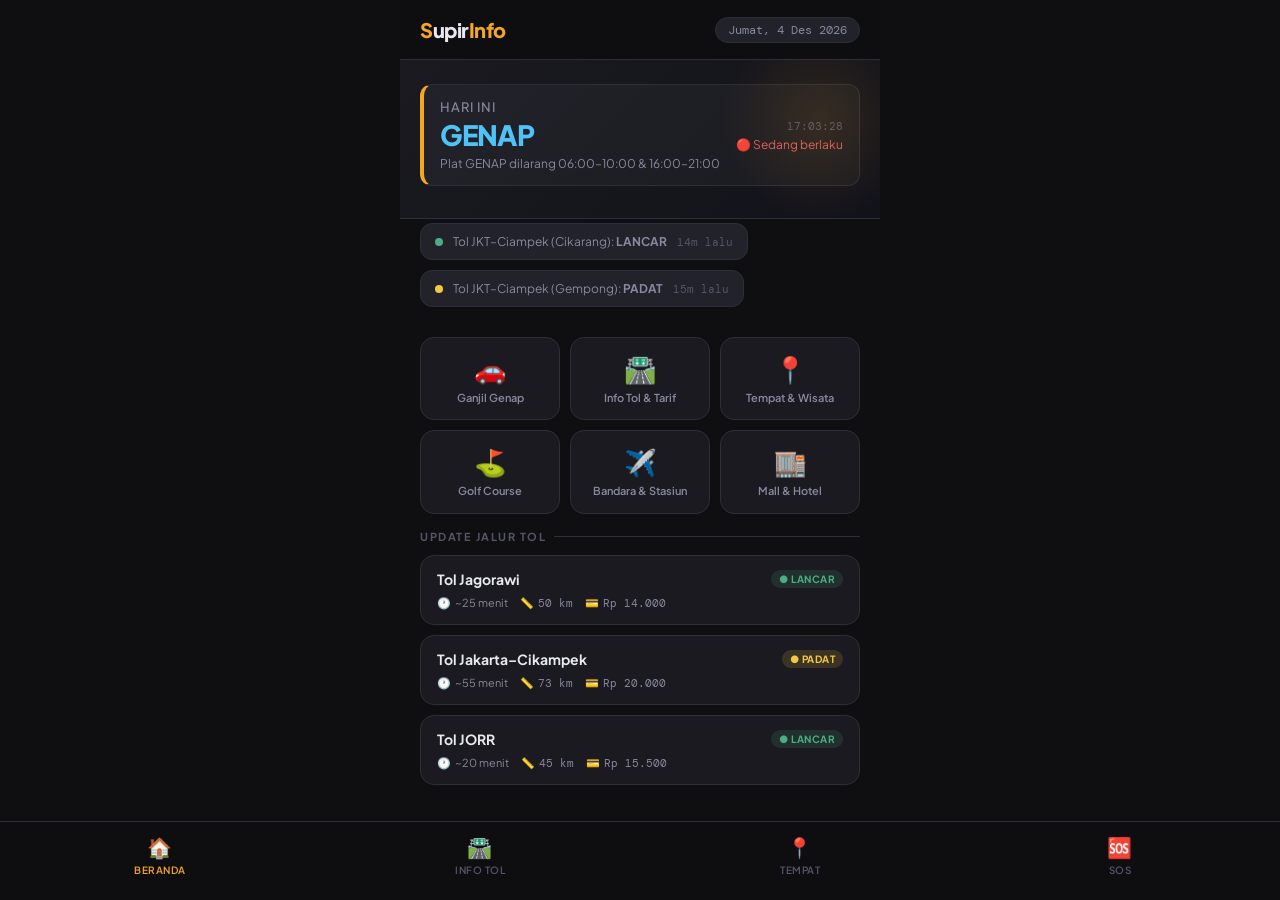
<file: supir-app.html>
<!DOCTYPE html>
<html lang="id">
<head>
<meta charset="UTF-8">
<meta name="viewport" content="width=device-width, initial-scale=1.0">
<title>SupirInfo — Panduan Lengkap Driver Jabodetabek</title>
<link href="https://fonts.googleapis.com/css2?family=Plus+Jakarta+Sans:wght@400;500;600;700;800&family=DM+Mono:wght@400;500&display=swap" rel="stylesheet">
<style>
:root {
  --bg: #0f0f12;
  --surface: #1a1a20;
  --surface2: #22222a;
  --border: #2e2e38;
  --accent: #f5a623;
  --accent2: #4fc3f7;
  --green: #4caf84;
  --red: #e05c5c;
  --yellow: #f5c842;
  --text: #e8e8f0;
  --text2: #8888a0;
  --text3: #555568;
  --font: 'Plus Jakarta Sans', sans-serif;
  --mono: 'DM Mono', monospace;
}
* { box-sizing: border-box; margin: 0; padding: 0; }
body {
  background: var(--bg);
  color: var(--text);
  font-family: var(--font);
  min-height: 100vh;
  overflow-x: hidden;
}

/* HEADER */
header {
  position: sticky; top: 0; z-index: 100;
  background: rgba(15,15,18,0.92);
  backdrop-filter: blur(12px);
  border-bottom: 1px solid var(--border);
  padding: 0 20px;
  display: flex; align-items: center; justify-content: space-between;
  height: 60px;
}
.logo {
  font-size: 20px; font-weight: 800; letter-spacing: -0.5px;
  color: var(--accent);
}
.logo span { color: var(--text); }
.header-right { display: flex; gap: 8px; align-items: center; }
.date-badge {
  background: var(--surface2);
  border: 1px solid var(--border);
  padding: 4px 12px; border-radius: 20px;
  font-size: 12px; color: var(--text2);
  font-family: var(--mono);
}

/* HERO */
.hero {
  padding: 24px 20px 16px;
  background: linear-gradient(135deg, #1a1a20 0%, #12121a 100%);
  border-bottom: 1px solid var(--border);
  position: relative; overflow: hidden;
}
.hero::before {
  content: '';
  position: absolute; top: -40px; right: -40px;
  width: 200px; height: 200px;
  background: radial-gradient(circle, rgba(245,166,35,0.12) 0%, transparent 70%);
  pointer-events: none;
}
.ganjil-genap-banner {
  background: linear-gradient(135deg, var(--surface2), var(--surface));
  border: 1px solid var(--border);
  border-left: 4px solid var(--accent);
  border-radius: 12px;
  padding: 14px 16px;
  margin-bottom: 16px;
  display: flex; align-items: center; justify-content: space-between;
}
.gg-left h2 { font-size: 13px; color: var(--text2); font-weight: 500; text-transform: uppercase; letter-spacing: 1px; }
.gg-left .gg-status { font-size: 28px; font-weight: 800; letter-spacing: -1px; margin-top: 2px; }
.gg-left .gg-status.ganjil { color: var(--accent); }
.gg-left .gg-status.genap { color: var(--accent2); }
.gg-detail { font-size: 12px; color: var(--text2); margin-top: 4px; }
.gg-right { text-align: right; }
.gg-time { font-family: var(--mono); font-size: 11px; color: var(--text3); }
.gg-info { font-size: 12px; color: var(--text2); margin-top: 4px; }

/* NAV GRID */
.nav-grid {
  display: grid; grid-template-columns: repeat(3, 1fr); gap: 10px;
  padding: 16px 20px;
}
.nav-card {
  background: var(--surface);
  border: 1px solid var(--border);
  border-radius: 14px;
  padding: 14px 10px;
  text-align: center;
  cursor: pointer;
  transition: all 0.2s ease;
  text-decoration: none; color: inherit;
}
.nav-card:hover { border-color: var(--accent); background: var(--surface2); transform: translateY(-1px); }
.nav-card.active { border-color: var(--accent); background: rgba(245,166,35,0.08); }
.nav-icon { font-size: 26px; margin-bottom: 6px; }
.nav-label { font-size: 11px; font-weight: 600; color: var(--text2); line-height: 1.3; }

/* SEARCH */
.search-bar {
  margin: 0 20px 16px;
  position: relative;
}
.search-bar input {
  width: 100%;
  background: var(--surface);
  border: 1px solid var(--border);
  border-radius: 12px;
  padding: 12px 16px 12px 42px;
  color: var(--text);
  font-family: var(--font);
  font-size: 14px;
  outline: none;
  transition: border-color 0.2s;
}
.search-bar input:focus { border-color: var(--accent); }
.search-bar input::placeholder { color: var(--text3); }
.search-icon { position: absolute; left: 14px; top: 50%; transform: translateY(-50%); color: var(--text3); font-size: 16px; }

/* SECTIONS */
.section { padding: 0 20px 20px; }
.section-title {
  font-size: 11px; font-weight: 700; text-transform: uppercase;
  letter-spacing: 1.5px; color: var(--text3);
  margin-bottom: 12px; display: flex; align-items: center; gap: 8px;
}
.section-title::after { content: ''; flex: 1; height: 1px; background: var(--border); }

/* TOLL CARDS */
.toll-card {
  background: var(--surface);
  border: 1px solid var(--border);
  border-radius: 14px;
  padding: 14px 16px;
  margin-bottom: 10px;
  cursor: pointer;
  transition: all 0.2s;
}
.toll-card:hover { border-color: var(--accent2); }
.toll-header { display: flex; justify-content: space-between; align-items: flex-start; margin-bottom: 8px; }
.toll-name { font-size: 14px; font-weight: 700; }
.toll-tarif { font-family: var(--mono); font-size: 13px; color: var(--accent); font-weight: 500; }
.toll-meta { display: flex; gap: 12px; }
.toll-item { display: flex; align-items: center; gap: 4px; font-size: 11px; color: var(--text2); }
.toll-distance { font-family: var(--mono); }
.status-dot { width: 6px; height: 6px; border-radius: 50%; }
.status-dot.lancar { background: var(--green); }
.status-dot.padat { background: var(--yellow); }
.status-dot.macet { background: var(--red); }

/* STATUS TAG */
.status-tag {
  display: inline-flex; align-items: center; gap: 4px;
  padding: 3px 8px; border-radius: 20px;
  font-size: 10px; font-weight: 700; text-transform: uppercase; letter-spacing: 0.5px;
}
.status-tag.lancar { background: rgba(76,175,132,0.15); color: var(--green); }
.status-tag.padat { background: rgba(245,200,66,0.15); color: var(--yellow); }
.status-tag.macet { background: rgba(224,92,92,0.15); color: var(--red); }

/* PLACE CARD */
.place-card {
  background: var(--surface);
  border: 1px solid var(--border);
  border-radius: 14px;
  padding: 14px 16px;
  margin-bottom: 10px;
  cursor: pointer;
  transition: all 0.2s;
  display: flex; gap: 12px; align-items: flex-start;
}
.place-card:hover { border-color: var(--accent2); }
.place-icon-box {
  width: 44px; height: 44px;
  background: var(--surface2);
  border-radius: 12px;
  display: flex; align-items: center; justify-content: center;
  font-size: 20px; flex-shrink: 0;
  border: 1px solid var(--border);
}
.place-info { flex: 1; }
.place-name { font-size: 14px; font-weight: 700; margin-bottom: 3px; }
.place-meta { font-size: 12px; color: var(--text2); margin-bottom: 6px; }
.place-tags { display: flex; flex-wrap: wrap; gap: 4px; }
.place-tag {
  padding: 2px 8px; border-radius: 20px;
  font-size: 10px; font-weight: 600;
  background: var(--surface2); border: 1px solid var(--border);
  color: var(--text2);
}
.place-tag.highlight { border-color: var(--accent); color: var(--accent); background: rgba(245,166,35,0.08); }

/* FILTER TABS */
.filter-tabs {
  display: flex; gap: 6px; overflow-x: auto;
  padding: 0 20px 14px;
  scrollbar-width: none;
}
.filter-tabs::-webkit-scrollbar { display: none; }
.filter-tab {
  padding: 7px 14px; border-radius: 20px;
  font-size: 12px; font-weight: 600;
  white-space: nowrap; cursor: pointer;
  border: 1px solid var(--border);
  background: var(--surface);
  color: var(--text2);
  transition: all 0.2s;
}
.filter-tab.active { background: var(--accent); border-color: var(--accent); color: #000; }
.filter-tab:hover:not(.active) { border-color: var(--text3); }

/* MODAL / DETAIL VIEW */
.modal-overlay {
  display: none;
  position: fixed; inset: 0;
  background: rgba(0,0,0,0.7);
  z-index: 200; backdrop-filter: blur(4px);
}
.modal-overlay.show { display: flex; align-items: flex-end; }
.modal {
  background: var(--surface);
  border-radius: 20px 20px 0 0;
  border: 1px solid var(--border);
  border-bottom: none;
  width: 100%; max-height: 80vh;
  overflow-y: auto;
  padding: 20px;
  transform: translateY(100%);
  transition: transform 0.3s ease;
}
.modal-overlay.show .modal { transform: translateY(0); }
.modal-handle { width: 40px; height: 4px; background: var(--border); border-radius: 2px; margin: 0 auto 16px; }
.modal-title { font-size: 18px; font-weight: 800; margin-bottom: 4px; }
.modal-sub { font-size: 13px; color: var(--text2); margin-bottom: 16px; }
.modal-close { position: absolute; right: 20px; top: 20px; background: var(--surface2); border: 1px solid var(--border); border-radius: 50%; width: 32px; height: 32px; display: flex; align-items: center; justify-content: center; cursor: pointer; font-size: 14px; color: var(--text2); }
.detail-row {
  display: flex; justify-content: space-between; align-items: center;
  padding: 10px 0; border-bottom: 1px solid var(--border);
  font-size: 13px;
}
.detail-row:last-child { border-bottom: none; }
.detail-label { color: var(--text2); }
.detail-value { font-weight: 600; font-family: var(--mono); }
.detail-value.accent { color: var(--accent); }
.detail-value.green { color: var(--green); }
.detail-value.red { color: var(--red); }

/* BOTTOM NAV */
.bottom-nav {
  position: fixed; bottom: 0; left: 0; right: 0;
  background: rgba(15,15,18,0.95);
  backdrop-filter: blur(12px);
  border-top: 1px solid var(--border);
  display: flex; padding: 8px 0 20px;
  z-index: 100;
}
.bottom-nav-item {
  flex: 1; display: flex; flex-direction: column; align-items: center;
  gap: 4px; cursor: pointer; padding: 4px;
  transition: color 0.2s;
  color: var(--text3);
  font-size: 10px; font-weight: 600;
  text-transform: uppercase; letter-spacing: 0.5px;
}
.bottom-nav-item.active { color: var(--accent); }
.bottom-nav-icon { font-size: 20px; }

/* MAIN CONTENT AREA */
.main { padding-bottom: 80px; }
.page { display: none; }
.page.active { display: block; }

/* GANJIL GENAP TABLE */
.gg-table { width: 100%; border-collapse: collapse; font-size: 12px; }
.gg-table th { background: var(--surface2); padding: 8px 10px; text-align: left; color: var(--text3); font-size: 10px; text-transform: uppercase; letter-spacing: 0.5px; }
.gg-table td { padding: 10px 10px; border-bottom: 1px solid var(--border); vertical-align: top; }
.gg-table tr:hover td { background: var(--surface2); }
.ruas { font-weight: 600; font-size: 12px; }
.jam { font-family: var(--mono); color: var(--text2); font-size: 11px; }
.gg-badge { display: inline-block; padding: 2px 6px; border-radius: 4px; font-size: 9px; font-weight: 700; }
.gg-badge.g { background: rgba(245,166,35,0.15); color: var(--accent); }
.gg-badge.e { background: rgba(79,195,247,0.15); color: var(--accent2); }
.gg-badge.ge { background: rgba(76,175,132,0.15); color: var(--green); }

/* CALCULATOR */
.calc-card {
  background: var(--surface);
  border: 1px solid var(--border);
  border-radius: 14px;
  padding: 16px;
  margin-bottom: 12px;
}
.calc-label { font-size: 11px; color: var(--text3); font-weight: 600; text-transform: uppercase; letter-spacing: 0.5px; margin-bottom: 8px; }
.calc-select, .calc-input {
  width: 100%;
  background: var(--surface2);
  border: 1px solid var(--border);
  border-radius: 10px;
  padding: 10px 14px;
  color: var(--text);
  font-family: var(--font);
  font-size: 14px;
  outline: none;
  margin-bottom: 10px;
  appearance: none;
}
.calc-select:focus, .calc-input:focus { border-color: var(--accent); }
.calc-btn {
  width: 100%;
  background: var(--accent);
  color: #000;
  border: none;
  border-radius: 12px;
  padding: 13px;
  font-family: var(--font);
  font-size: 14px; font-weight: 800;
  cursor: pointer; letter-spacing: 0.5px;
  transition: opacity 0.2s;
}
.calc-btn:hover { opacity: 0.9; }
.result-box {
  background: var(--surface2);
  border: 1px solid var(--border);
  border-radius: 14px;
  padding: 16px;
  margin-top: 12px;
  display: none;
}
.result-box.show { display: block; }
.result-title { font-size: 11px; color: var(--text3); font-weight: 600; text-transform: uppercase; letter-spacing: 0.5px; margin-bottom: 12px; }
.result-main { font-size: 28px; font-weight: 800; color: var(--accent); font-family: var(--mono); }
.result-sub { font-size: 12px; color: var(--text2); margin-top: 4px; }

/* UPDATE TICKER */
.update-ticker {
  background: var(--surface2);
  border: 1px solid var(--border);
  border-radius: 12px;
  padding: 10px 14px;
  margin-bottom: 10px;
  display: flex; align-items: center; gap: 10px;
  font-size: 12px;
}
.ticker-dot { width: 8px; height: 8px; border-radius: 50%; flex-shrink: 0; }
.ticker-text { flex: 1; color: var(--text2); }
.ticker-time { color: var(--text3); font-family: var(--mono); font-size: 11px; }

/* RESPONSIVE */
@media(min-width: 480px) {
  body { max-width: 480px; margin: 0 auto; }
}

/* ANIMATIONS */
@keyframes fadeIn { from { opacity: 0; transform: translateY(8px); } to { opacity: 1; transform: translateY(0); } }
.page.active { animation: fadeIn 0.25s ease; }

/* CHIP */
.chip-row { display: flex; flex-wrap: wrap; gap: 6px; margin-bottom: 12px; }
.chip {
  padding: 5px 12px; border-radius: 20px;
  font-size: 11px; font-weight: 600;
  border: 1px solid var(--border);
  background: var(--surface2);
  color: var(--text2); cursor: pointer;
  transition: all 0.15s;
}
.chip:hover { border-color: var(--accent); color: var(--accent); }
.chip.active { border-color: var(--accent); background: rgba(245,166,35,0.1); color: var(--accent); }

/* SOS */
.sos-card {
  background: rgba(224,92,92,0.08);
  border: 1px solid rgba(224,92,92,0.3);
  border-radius: 14px; padding: 14px 16px; margin-bottom: 10px;
  display: flex; align-items: center; gap: 12px;
}
.sos-icon { font-size: 28px; }
.sos-info { flex: 1; }
.sos-name { font-size: 14px; font-weight: 700; }
.sos-number { font-family: var(--mono); font-size: 13px; color: var(--accent); margin-top: 2px; }
.sos-desc { font-size: 11px; color: var(--text2); margin-top: 2px; }
.sos-call { background: var(--red); color: #fff; border: none; border-radius: 10px; padding: 8px 14px; font-family: var(--font); font-size: 12px; font-weight: 700; cursor: pointer; }

.info-box {
  background: rgba(79,195,247,0.07);
  border: 1px solid rgba(79,195,247,0.2);
  border-radius: 12px; padding: 12px 14px; margin-bottom: 12px;
  font-size: 12px; color: var(--text2); line-height: 1.6;
}
.info-box strong { color: var(--accent2); }

</style>
</head>
<body>

<header>
  <div class="logo">S<span>upir</span>Info</div>
  <div class="header-right">
    <div class="date-badge" id="headerDate">Selasa, 28 Nov 2023</div>
  </div>
</header>

<div class="main">

<!-- PAGE: BERANDA -->
<div class="page active" id="page-beranda">
  <div class="hero">
    <div class="ganjil-genap-banner">
      <div class="gg-left">
        <h2>Hari Ini</h2>
        <div class="gg-status ganjil" id="ggStatus">GANJIL</div>
        <div class="gg-detail" id="ggDetail">Berlaku 06:00–10:00 & 16:00–21:00</div>
      </div>
      <div class="gg-right">
        <div class="gg-time" id="ggClock">--:--:--</div>
        <div class="gg-info" id="ggActiveNow">Sedang berlaku</div>
      </div>
    </div>
  </div>

  <div style="padding:4px 20px 0; display:flex; gap:8px; flex-wrap:wrap;">
    <div class="update-ticker">
      <div class="ticker-dot" style="background:var(--green)"></div>
      <div class="ticker-text">Tol JKT–Ciampek (Cikarang): <strong>LANCAR</strong></div>
      <div class="ticker-time">14m lalu</div>
    </div>
  </div>
  <div style="padding:0 20px 4px; display:flex; gap:8px; flex-wrap:wrap;">
    <div class="update-ticker">
      <div class="ticker-dot" style="background:var(--yellow)"></div>
      <div class="ticker-text">Tol JKT–Ciampek (Gempong): <strong>PADAT</strong></div>
      <div class="ticker-time">15m lalu</div>
    </div>
  </div>

  <div class="nav-grid">
    <div class="nav-card" onclick="switchPage('ganjil-genap')">
      <div class="nav-icon">🚗</div>
      <div class="nav-label">Ganjil Genap</div>
    </div>
    <div class="nav-card" onclick="switchPage('toll')">
      <div class="nav-icon">🛣️</div>
      <div class="nav-label">Info Tol & Tarif</div>
    </div>
    <div class="nav-card" onclick="switchPage('tempat')">
      <div class="nav-icon">📍</div>
      <div class="nav-label">Tempat & Wisata</div>
    </div>
    <div class="nav-card" onclick="switchPage('golf')">
      <div class="nav-icon">⛳</div>
      <div class="nav-label">Golf Course</div>
    </div>
    <div class="nav-card" onclick="switchPage('bandara')">
      <div class="nav-icon">✈️</div>
      <div class="nav-label">Bandara & Stasiun</div>
    </div>
    <div class="nav-card" onclick="switchPage('mall')">
      <div class="nav-icon">🏬</div>
      <div class="nav-label">Mall & Hotel</div>
    </div>
  </div>

  <div class="section">
    <div class="section-title">Update Jalur Tol</div>
    <div class="toll-card">
      <div class="toll-header">
        <div class="toll-name">Tol Jagorawi</div>
        <span class="status-tag lancar">● Lancar</span>
      </div>
      <div class="toll-meta">
        <div class="toll-item">🕐 <span>~25 menit</span></div>
        <div class="toll-item">📏 <span class="toll-distance">50 km</span></div>
        <div class="toll-item">💳 <span class="toll-distance">Rp 14.000</span></div>
      </div>
    </div>
    <div class="toll-card">
      <div class="toll-header">
        <div class="toll-name">Tol Jakarta–Cikampek</div>
        <span class="status-tag padat">● Padat</span>
      </div>
      <div class="toll-meta">
        <div class="toll-item">🕐 <span>~55 menit</span></div>
        <div class="toll-item">📏 <span class="toll-distance">73 km</span></div>
        <div class="toll-item">💳 <span class="toll-distance">Rp 20.000</span></div>
      </div>
    </div>
    <div class="toll-card">
      <div class="toll-header">
        <div class="toll-name">Tol JORR</div>
        <span class="status-tag lancar">● Lancar</span>
      </div>
      <div class="toll-meta">
        <div class="toll-item">🕐 <span>~20 menit</span></div>
        <div class="toll-item">📏 <span class="toll-distance">45 km</span></div>
        <div class="toll-item">💳 <span class="toll-distance">Rp 15.500</span></div>
      </div>
    </div>
  </div>
</div>

<!-- PAGE: GANJIL GENAP -->
<div class="page" id="page-ganjil-genap">
  <div style="padding:16px 20px 0">
    <div class="info-box">
      <strong>Ganjil Genap</strong> berlaku Senin–Jumat (kecuali hari libur nasional), pukul <strong>06:00–10:00</strong> dan <strong>16:00–21:00</strong>. Kendaraan dengan plat sesuai hari (Ganjil/Genap) dilarang melintas di ruas tertentu.
    </div>
  </div>
  <div class="section">
    <div class="section-title">Ruas Ganjil Genap Jakarta 2024</div>
    <div style="overflow-x:auto; border-radius:12px; border:1px solid var(--border);">
    <table class="gg-table">
      <thead>
        <tr>
          <th>Ruas Jalan</th>
          <th>Jam</th>
          <th>Hari</th>
        </tr>
      </thead>
      <tbody>
        <tr>
          <td><div class="ruas">Jl. Sudirman</div><div style="font-size:11px;color:var(--text3)">Bundaran Senayan–Jl. Ridwan Rais</div></td>
          <td><div class="jam">06:00–10:00</div><div class="jam">16:00–21:00</div></td>
          <td><span class="gg-badge ge">Sen–Jum</span></td>
        </tr>
        <tr>
          <td><div class="ruas">Jl. MH Thamrin</div><div style="font-size:11px;color:var(--text3)">Bundaran HI–Jl. Medan Merdeka Barat</div></td>
          <td><div class="jam">06:00–10:00</div><div class="jam">16:00–21:00</div></td>
          <td><span class="gg-badge ge">Sen–Jum</span></td>
        </tr>
        <tr>
          <td><div class="ruas">Jl. Gatot Subroto</div><div style="font-size:11px;color:var(--text3)">Bundaran Slipi–Semanggi</div></td>
          <td><div class="jam">06:00–10:00</div><div class="jam">16:00–21:00</div></td>
          <td><span class="gg-badge ge">Sen–Jum</span></td>
        </tr>
        <tr>
          <td><div class="ruas">Jl. HR Rasuna Said</div><div style="font-size:11px;color:var(--text3)">Kuningan–Semanggi</div></td>
          <td><div class="jam">06:00–10:00</div><div class="jam">16:00–21:00</div></td>
          <td><span class="gg-badge ge">Sen–Jum</span></td>
        </tr>
        <tr>
          <td><div class="ruas">Jl. Merdeka Barat/Utara</div><div style="font-size:11px;color:var(--text3)">Gambir area</div></td>
          <td><div class="jam">06:00–10:00</div><div class="jam">16:00–21:00</div></td>
          <td><span class="gg-badge ge">Sen–Jum</span></td>
        </tr>
        <tr>
          <td><div class="ruas">Jl. Sisingamangaraja</div><div style="font-size:11px;color:var(--text3)">Blok M area</div></td>
          <td><div class="jam">06:00–10:00</div><div class="jam">16:00–21:00</div></td>
          <td><span class="gg-badge ge">Sen–Jum</span></td>
        </tr>
        <tr>
          <td><div class="ruas">Jl. Tentara Pelajar</div><div style="font-size:11px;color:var(--text3)">Petamburan–Slipi</div></td>
          <td><div class="jam">06:00–10:00</div><div class="jam">16:00–21:00</div></td>
          <td><span class="gg-badge ge">Sen–Jum</span></td>
        </tr>
        <tr>
          <td><div class="ruas">Jl. Fatmawati</div><div style="font-size:11px;color:var(--text3)">Cilandak–Pondok Indah</div></td>
          <td><div class="jam">06:00–10:00</div><div class="jam">16:00–21:00</div></td>
          <td><span class="gg-badge ge">Sen–Jum</span></td>
        </tr>
        <tr>
          <td><div class="ruas">Tol Dalam Kota</div><div style="font-size:11px;color:var(--text3)">Slipi–Cawang–Tanjung Priok</div></td>
          <td><div class="jam">06:00–10:00</div><div class="jam">16:00–21:00</div></td>
          <td><span class="gg-badge ge">Sen–Jum</span></td>
        </tr>
        <tr>
          <td><div class="ruas">Tol Jakarta–Cikampek</div><div style="font-size:11px;color:var(--text3)">Halim–Bekasi Barat (Km 0–47)</div></td>
          <td><div class="jam">06:00–10:00</div><div class="jam">16:00–21:00</div></td>
          <td><span class="gg-badge ge">Sen–Jum</span></td>
        </tr>
      </tbody>
    </table>
    </div>

    <div style="margin-top:16px">
      <div class="section-title">Cek Plat Nomor</div>
      <div class="calc-card">
        <div class="calc-label">Masukkan Nomor Plat</div>
        <input class="calc-input" type="text" id="platInput" placeholder="Contoh: B 1234 ABC" style="text-transform:uppercase" oninput="this.value=this.value.toUpperCase()">
        <button class="calc-btn" onclick="cekPlat()">CEK STATUS PLAT</button>
        <div class="result-box" id="platResult">
          <div class="result-title">Hasil Cek</div>
          <div class="result-main" id="platResultVal">—</div>
          <div class="result-sub" id="platResultSub">—</div>
        </div>
      </div>
    </div>
  </div>
</div>

<!-- PAGE: TOLL -->
<div class="page" id="page-toll">
  <div style="padding:16px 20px 8px">
    <div class="calc-card">
      <div class="calc-label">Hitung Tarif Tol</div>
      <select class="calc-select" id="tollAsal">
        <option value="">-- Pilih Gerbang Asal --</option>
        <option value="cikampek">Cikampek</option>
        <option value="bekasi_barat">Bekasi Barat</option>
        <option value="cibitung">Cibitung</option>
        <option value="cikarang">Cikarang Utama</option>
        <option value="halim">Halim</option>
        <option value="pondok_gede">Pondok Gede</option>
        <option value="cengkareng">Cengkareng (Bandara)</option>
        <option value="bogor">Bogor (Jagorawi)</option>
        <option value="ciawi">Ciawi</option>
        <option value="serpong">Serpong</option>
        <option value="tangerang">Tangerang</option>
        <option value="karawang">Karawang</option>
      </select>
      <select class="calc-select" id="tollTujuan">
        <option value="">-- Pilih Gerbang Tujuan --</option>
        <option value="tomang">Tomang / Jakarta Barat</option>
        <option value="semanggi">Semanggi / Sudirman</option>
        <option value="cawang">Cawang / Jakarta Selatan</option>
        <option value="tanjung_priok">Tanjung Priok</option>
        <option value="pluit">Pluit / Jakarta Utara</option>
        <option value="bekasi_barat">Bekasi Barat</option>
        <option value="bekasi_timur">Bekasi Timur</option>
        <option value="cibubur">Cibubur</option>
        <option value="cinere">Cinere</option>
        <option value="serpong">Serpong / BSD</option>
        <option value="tangerang">Tangerang Kota</option>
      </select>
      <select class="calc-select" id="tollGol">
        <option value="1">Golongan I (Sedan/SUV)</option>
        <option value="2">Golongan II (MPV/Pickup kecil)</option>
        <option value="3">Golongan III (Truk 2 as)</option>
        <option value="4">Golongan IV (Truk 3 as)</option>
        <option value="5">Golongan V (Truk 5 as)</option>
      </select>
      <button class="calc-btn" onclick="hitungToll()">HITUNG TARIF</button>
      <div class="result-box" id="tollResult">
        <div class="result-title">Estimasi Perjalanan</div>
        <div class="result-main" id="tollResultTarif">—</div>
        <div class="result-sub" id="tollResultInfo">—</div>
      </div>
    </div>
  </div>

  <div class="section">
    <div class="section-title">Tarif Populer (Gol I)</div>

    <div class="toll-card" onclick="showTollDetail('jakarta-cikampek')">
      <div class="toll-header">
        <div class="toll-name">Jakarta ↔ Cikampek</div>
        <div class="toll-tarif">Rp 20.000</div>
      </div>
      <div class="toll-meta">
        <div class="toll-item">📏 <span class="toll-distance">73 km</span></div>
        <div class="toll-item">🕐 <span>~60 menit</span></div>
        <div class="toll-item"><span class="status-tag padat">● Padat</span></div>
      </div>
    </div>

    <div class="toll-card" onclick="showTollDetail('jakarta-bogor')">
      <div class="toll-header">
        <div class="toll-name">Jakarta ↔ Bogor (Jagorawi)</div>
        <div class="toll-tarif">Rp 14.000</div>
      </div>
      <div class="toll-meta">
        <div class="toll-item">📏 <span class="toll-distance">50 km</span></div>
        <div class="toll-item">🕐 <span>~45 menit</span></div>
        <div class="toll-item"><span class="status-tag lancar">● Lancar</span></div>
      </div>
    </div>

    <div class="toll-card">
      <div class="toll-header">
        <div class="toll-name">Jakarta ↔ Tangerang (JORR)</div>
        <div class="toll-tarif">Rp 9.000</div>
      </div>
      <div class="toll-meta">
        <div class="toll-item">📏 <span class="toll-distance">28 km</span></div>
        <div class="toll-item">🕐 <span>~30 menit</span></div>
        <div class="toll-item"><span class="status-tag lancar">● Lancar</span></div>
      </div>
    </div>

    <div class="toll-card">
      <div class="toll-header">
        <div class="toll-name">Jakarta ↔ Bekasi</div>
        <div class="toll-tarif">Rp 12.500</div>
      </div>
      <div class="toll-meta">
        <div class="toll-item">📏 <span class="toll-distance">32 km</span></div>
        <div class="toll-item">🕐 <span>~40 menit</span></div>
        <div class="toll-item"><span class="status-tag padat">● Padat</span></div>
      </div>
    </div>

    <div class="toll-card">
      <div class="toll-header">
        <div class="toll-name">Jakarta ↔ Karawang</div>
        <div class="toll-tarif">Rp 35.000</div>
      </div>
      <div class="toll-meta">
        <div class="toll-item">📏 <span class="toll-distance">85 km</span></div>
        <div class="toll-item">🕐 <span>~75 menit</span></div>
        <div class="toll-item"><span class="status-tag lancar">● Lancar</span></div>
      </div>
    </div>

    <div class="toll-card">
      <div class="toll-header">
        <div class="toll-name">Bandara Soekarno-Hatta</div>
        <div class="toll-tarif">Rp 18.500</div>
      </div>
      <div class="toll-meta">
        <div class="toll-item">📏 <span class="toll-distance">22 km</span></div>
        <div class="toll-item">🕐 <span>~35 menit</span></div>
        <div class="toll-item"><span class="status-tag lancar">● Lancar</span></div>
      </div>
    </div>

    <div class="toll-card">
      <div class="toll-header">
        <div class="toll-name">JORR (Lingkar Luar)</div>
        <div class="toll-tarif">Rp 15.500</div>
      </div>
      <div class="toll-meta">
        <div class="toll-item">📏 <span class="toll-distance">45 km</span></div>
        <div class="toll-item">🕐 <span>~50 menit</span></div>
        <div class="toll-item"><span class="status-tag lancar">● Lancar</span></div>
      </div>
    </div>

    <div class="toll-card">
      <div class="toll-header">
        <div class="toll-name">Depok–Antasari (Desari)</div>
        <div class="toll-tarif">Rp 11.500</div>
      </div>
      <div class="toll-meta">
        <div class="toll-item">📏 <span class="toll-distance">21 km</span></div>
        <div class="toll-item">🕐 <span>~25 menit</span></div>
        <div class="toll-item"><span class="status-tag lancar">● Lancar</span></div>
      </div>
    </div>
  </div>
</div>

<!-- PAGE: TEMPAT -->
<div class="page" id="page-tempat">
  <div class="filter-tabs" id="tempatFilter">
    <div class="filter-tab active" onclick="filterTempat('semua',this)">Semua</div>
    <div class="filter-tab" onclick="filterTempat('wisata',this)">Wisata</div>
    <div class="filter-tab" onclick="filterTempat('pusat',this)">Pusat Kota</div>
    <div class="filter-tab" onclick="filterTempat('bekasi',this)">Bekasi</div>
    <div class="filter-tab" onclick="filterTempat('bogor',this)">Bogor</div>
    <div class="filter-tab" onclick="filterTempat('karawang',this)">Karawang</div>
    <div class="filter-tab" onclick="filterTempat('tangerang',this)">Tangerang</div>
  </div>
  <div class="section" id="tempatList">
    <!-- rendered by JS -->
  </div>
</div>

<!-- PAGE: GOLF -->
<div class="page" id="page-golf">
  <div class="filter-tabs">
    <div class="filter-tab active">Semua</div>
    <div class="filter-tab">Jakarta</div>
    <div class="filter-tab">Bekasi</div>
    <div class="filter-tab">Karawang</div>
    <div class="filter-tab">Bogor</div>
    <div class="filter-tab">Tangerang</div>
  </div>
  <div class="section">
    <div class="section-title">Golf Course Jabodetabek–Karawang</div>

    <div class="place-card">
      <div class="place-icon-box">⛳</div>
      <div class="place-info">
        <div class="place-name">Pondok Indah Golf</div>
        <div class="place-meta">📍 Jakarta Selatan · ⭐ 4.7</div>
        <div class="place-tags">
          <span class="place-tag highlight">Drop-off Mudah</span>
          <span class="place-tag">Ruang Tunggu</span>
          <span class="place-tag">Parkir Luas</span>
          <span class="place-tag">27 Hole</span>
        </div>
      </div>
    </div>

    <div class="place-card">
      <div class="place-icon-box">⛳</div>
      <div class="place-info">
        <div class="place-name">Jabotabek Golf & Country Club</div>
        <div class="place-meta">📍 Cikarang · ⭐ 4.6</div>
        <div class="place-tags">
          <span class="place-tag highlight">Drop-off Mudah</span>
          <span class="place-tag">Ruang Tunggu Supir</span>
          <span class="place-tag">Parkir Teduh</span>
        </div>
      </div>
    </div>

    <div class="place-card">
      <div class="place-icon-box">⛳</div>
      <div class="place-info">
        <div class="place-name">Royale Jakarta Golf Club</div>
        <div class="place-meta">📍 Jakarta Timur · ⭐ 4.5</div>
        <div class="place-tags">
          <span class="place-tag highlight">Akses Drop-off Mudah</span>
          <span class="place-tag">Ada Ruang Tunggu Supir</span>
          <span class="place-tag">Parkir Teduh</span>
        </div>
      </div>
    </div>

    <div class="place-card">
      <div class="place-icon-box">⛳</div>
      <div class="place-info">
        <div class="place-name">Sentul Highlands Golf Club</div>
        <div class="place-meta">📍 Sentul, Bogor · ⭐ 4.8</div>
        <div class="place-tags">
          <span class="place-tag highlight">Akses Drop-off Mudah</span>
          <span class="place-tag">Ruang Tunggu Supir</span>
          <span class="place-tag">Parkir Teduh</span>
          <span class="place-tag">18 Hole</span>
        </div>
      </div>
    </div>

    <div class="place-card">
      <div class="place-icon-box">⛳</div>
      <div class="place-info">
        <div class="place-name">Karawang Golf & Country Club</div>
        <div class="place-meta">📍 Karawang · ⭐ 4.4</div>
        <div class="place-tags">
          <span class="place-tag highlight">Drop-off Mudah</span>
          <span class="place-tag">Parkir Luas</span>
          <span class="place-tag">18 Hole</span>
        </div>
      </div>
    </div>

    <div class="place-card">
      <div class="place-icon-box">⛳</div>
      <div class="place-info">
        <div class="place-name">BSD Golf & Country Club</div>
        <div class="place-meta">📍 BSD, Tangerang · ⭐ 4.5</div>
        <div class="place-tags">
          <span class="place-tag highlight">Drop-off Mudah</span>
          <span class="place-tag">Ruang Tunggu</span>
          <span class="place-tag">18 Hole</span>
        </div>
      </div>
    </div>

    <div class="place-card">
      <div class="place-icon-box">⛳</div>
      <div class="place-info">
        <div class="place-name">Damai Indah Golf</div>
        <div class="place-meta">📍 PIK, Jakarta Utara · ⭐ 4.3</div>
        <div class="place-tags">
          <span class="place-tag highlight">Drop-off Mudah</span>
          <span class="place-tag">Parkir Luas</span>
          <span class="place-tag">2 Lapangan</span>
        </div>
      </div>
    </div>

    <div class="place-card">
      <div class="place-icon-box">⛳</div>
      <div class="place-info">
        <div class="place-name">Bukit Darmo Golf</div>
        <div class="place-meta">📍 Legok, Tangerang · ⭐ 4.5</div>
        <div class="place-tags">
          <span class="place-tag highlight">Drop-off Mudah</span>
          <span class="place-tag">Ruang Supir</span>
          <span class="place-tag">18 Hole</span>
        </div>
      </div>
    </div>
  </div>
</div>

<!-- PAGE: BANDARA & STASIUN -->
<div class="page" id="page-bandara">
  <div class="section">
    <div class="section-title">Bandara</div>

    <div class="place-card">
      <div class="place-icon-box">✈️</div>
      <div class="place-info">
        <div class="place-name">Bandara Soekarno-Hatta (CGK)</div>
        <div class="place-meta">📍 Cengkareng, Tangerang</div>
        <div class="place-tags">
          <span class="place-tag highlight">Terminal 1, 2, 3</span>
          <span class="place-tag">Tol Sedyatmo</span>
          <span class="place-tag">~35 menit dari Jakarta</span>
        </div>
        <div style="margin-top:8px; font-size:12px; color:var(--text2)">
          💳 Tol: Rp 18.500 (Gol I) | 📏 22 km dari Jakarta Pusat
        </div>
      </div>
    </div>

    <div class="place-card">
      <div class="place-icon-box">✈️</div>
      <div class="place-info">
        <div class="place-name">Bandara Halim Perdanakusuma (HLP)</div>
        <div class="place-meta">📍 Jakarta Timur</div>
        <div class="place-tags">
          <span class="place-tag highlight">Penerbangan Domestik</span>
          <span class="place-tag">Akses Tol Dalam Kota</span>
        </div>
        <div style="margin-top:8px; font-size:12px; color:var(--text2)">
          💳 Tanpa tol (bisa via Cawang) | 📏 12 km dari Sudirman
        </div>
      </div>
    </div>

    <div class="section-title" style="margin-top:4px">Stasiun Kereta</div>

    <div class="place-card">
      <div class="place-icon-box">🚆</div>
      <div class="place-info">
        <div class="place-name">Stasiun Gambir</div>
        <div class="place-meta">📍 Jakarta Pusat (Pusat Kota)</div>
        <div class="place-tags">
          <span class="place-tag highlight">KA Jarak Jauh</span>
          <span class="place-tag">Drop-off: Samping Barat</span>
        </div>
        <div style="margin-top:8px; font-size:12px; color:var(--text2)">
          ⚠️ Area Ganjil Genap · Akses via Jl. Medan Merdeka Timur
        </div>
      </div>
    </div>

    <div class="place-card">
      <div class="place-icon-box">🚆</div>
      <div class="place-info">
        <div class="place-name">Stasiun Pasar Senen</div>
        <div class="place-meta">📍 Jakarta Pusat</div>
        <div class="place-tags">
          <span class="place-tag highlight">KA Ekonomi</span>
          <span class="place-tag">Drop-off: Jl. Senen Raya</span>
        </div>
      </div>
    </div>

    <div class="place-card">
      <div class="place-icon-box">🚆</div>
      <div class="place-info">
        <div class="place-name">Stasiun Bekasi</div>
        <div class="place-meta">📍 Bekasi Kota</div>
        <div class="place-tags">
          <span class="place-tag highlight">KRL + KA</span>
          <span class="place-tag">Drop-off: Jl. Ir. Juanda</span>
        </div>
        <div style="margin-top:8px; font-size:12px; color:var(--text2)">
          📏 ~32 km dari Jakarta | Akses via Tol JKT–Cikampek
        </div>
      </div>
    </div>

    <div class="place-card">
      <div class="place-icon-box">🚆</div>
      <div class="place-info">
        <div class="place-name">Stasiun Bogor</div>
        <div class="place-meta">📍 Kota Bogor</div>
        <div class="place-tags">
          <span class="place-tag highlight">KRL Terminus</span>
          <span class="place-tag">Drop-off: Jl. Kapten Muslihat</span>
        </div>
        <div style="margin-top:8px; font-size:12px; color:var(--text2)">
          📏 ~50 km dari Jakarta | 💳 Tol: Rp 14.000
        </div>
      </div>
    </div>

    <div class="place-card">
      <div class="place-icon-box">🚆</div>
      <div class="place-info">
        <div class="place-name">Stasiun Karawang</div>
        <div class="place-meta">📍 Karawang Kota</div>
        <div class="place-tags">
          <span class="place-tag highlight">KA Jarak Jauh</span>
          <span class="place-tag">Parkir Luas</span>
        </div>
        <div style="margin-top:8px; font-size:12px; color:var(--text2)">
          📏 ~85 km dari Jakarta | 💳 Tol: Rp 35.000
        </div>
      </div>
    </div>

    <div class="place-card">
      <div class="place-icon-box">🚆</div>
      <div class="place-info">
        <div class="place-name">Stasiun Tangerang</div>
        <div class="place-meta">📍 Kota Tangerang</div>
        <div class="place-tags">
          <span class="place-tag highlight">KRL</span>
          <span class="place-tag">Drop-off: Area Stasiun</span>
        </div>
        <div style="margin-top:8px; font-size:12px; color:var(--text2)">
          📏 ~28 km dari Jakarta | 💳 Tol: Rp 9.000
        </div>
      </div>
    </div>
  </div>
</div>

<!-- PAGE: MALL & HOTEL -->
<div class="page" id="page-mall">
  <div class="filter-tabs" id="mallFilter">
    <div class="filter-tab active" onclick="filterMall('semua',this)">Semua</div>
    <div class="filter-tab" onclick="filterMall('mall',this)">Mall</div>
    <div class="filter-tab" onclick="filterMall('hotel',this)">Hotel</div>
    <div class="filter-tab" onclick="filterMall('jakarta',this)">Jakarta</div>
    <div class="filter-tab" onclick="filterMall('bekasi',this)">Bekasi</div>
    <div class="filter-tab" onclick="filterMall('bogor',this)">Bogor</div>
    <div class="filter-tab" onclick="filterMall('karawang',this)">Karawang</div>
    <div class="filter-tab" onclick="filterMall('tangerang',this)">Tangerang</div>
  </div>
  <div class="section" id="mallList"></div>
</div>

<!-- PAGE: SOS -->
<div class="page" id="page-sos">
  <div class="section">
    <div class="section-title">Kontak Darurat & Penting</div>

    <div class="sos-card">
      <div class="sos-icon">🚨</div>
      <div class="sos-info">
        <div class="sos-name">Jasa Marga Call Center</div>
        <div class="sos-number">14080</div>
        <div class="sos-desc">Info tol, gangguan, kecelakaan di jalan tol</div>
      </div>
      <button class="sos-call" onclick="telp('14080')">TELP</button>
    </div>

    <div class="sos-card">
      <div class="sos-icon">🚑</div>
      <div class="sos-info">
        <div class="sos-name">Ambulans / Darurat Medis</div>
        <div class="sos-number">119</div>
        <div class="sos-desc">Layanan gawat darurat medis nasional</div>
      </div>
      <button class="sos-call" onclick="telp('119')">TELP</button>
    </div>

    <div class="sos-card">
      <div class="sos-icon">🚔</div>
      <div class="sos-info">
        <div class="sos-name">Polisi / Keamanan</div>
        <div class="sos-number">110</div>
        <div class="sos-desc">Laporan kejahatan dan keamanan</div>
      </div>
      <button class="sos-call" onclick="telp('110')">TELP</button>
    </div>

    <div class="sos-card">
      <div class="sos-icon">🚒</div>
      <div class="sos-info">
        <div class="sos-name">Pemadam Kebakaran</div>
        <div class="sos-number">113</div>
        <div class="sos-desc">Darurat kebakaran</div>
      </div>
      <button class="sos-call" onclick="telp('113')">TELP</button>
    </div>

    <div class="sos-card">
      <div class="sos-icon">🛣️</div>
      <div class="sos-info">
        <div class="sos-name">Derek Tol Gratis</div>
        <div class="sos-number">14080</div>
        <div class="sos-desc">Layanan derek gratis di dalam tol Jasa Marga</div>
      </div>
      <button class="sos-call" onclick="telp('14080')">TELP</button>
    </div>

    <div class="sos-card">
      <div class="sos-icon">📞</div>
      <div class="sos-info">
        <div class="sos-name">Waze / Google Maps Traffic</div>
        <div class="sos-number">Info Real-time</div>
        <div class="sos-desc">Cek kondisi jalan terkini</div>
      </div>
    </div>
  </div>
</div>

</div><!-- end main -->

<!-- BOTTOM NAV -->
<nav class="bottom-nav">
  <div class="bottom-nav-item active" id="nav-beranda" onclick="switchPage('beranda')">
    <div class="bottom-nav-icon">🏠</div>
    <span>Beranda</span>
  </div>
  <div class="bottom-nav-item" id="nav-toll" onclick="switchPage('toll')">
    <div class="bottom-nav-icon">🛣️</div>
    <span>Info Tol</span>
  </div>
  <div class="bottom-nav-item" id="nav-tempat" onclick="switchPage('tempat')">
    <div class="bottom-nav-icon">📍</div>
    <span>Tempat</span>
  </div>
  <div class="bottom-nav-item" id="nav-sos" onclick="switchPage('sos')">
    <div class="bottom-nav-icon">🆘</div>
    <span>SOS</span>
  </div>
</nav>

<!-- MODAL -->
<div class="modal-overlay" id="modalOverlay" onclick="closeModal(event)">
  <div class="modal" id="modalContent">
    <div class="modal-handle"></div>
    <button class="modal-close" onclick="closeModalBtn()">✕</button>
    <div class="modal-title" id="modalTitle">Detail</div>
    <div class="modal-sub" id="modalSub"></div>
    <div id="modalBody"></div>
  </div>
</div>

<script>
// DATA
const tempatData = [
  { name: "Taman Mini Indonesia Indah (TMII)", area: "Jakarta Timur", icon: "🏛️", cat: ["wisata","pusat"], tags: ["Wisata Keluarga","Parkir Luas","Drop-off Mudah"], dist: "15 km dari Sudirman", toll: "Rp 5.000 (Tol Cawang)" },
  { name: "Ancol Dreamland", area: "Jakarta Utara", icon: "🎡", cat: ["wisata","pusat"], tags: ["Pantai","Dufan","Parkir Besar"], dist: "12 km dari Sudirman", toll: "Bebas Tol" },
  { name: "Monas (Monumen Nasional)", area: "Jakarta Pusat", icon: "🗽", cat: ["wisata","pusat"], tags: ["Ikon Jakarta","⚠️ Ganjil Genap"], dist: "Pusat Kota", toll: "Bebas Tol" },
  { name: "Kota Tua Jakarta", area: "Jakarta Barat", icon: "🏚️", cat: ["wisata","pusat"], tags: ["Wisata Sejarah","Pejalan Kaki"], dist: "8 km dari Sudirman", toll: "Bebas Tol" },
  { name: "Kebun Binatang Ragunan", area: "Jakarta Selatan", icon: "🦁", cat: ["wisata","pusat"], tags: ["Keluarga","Parkir Besar"], dist: "18 km dari Sudirman", toll: "Bebas Tol" },
  { name: "Grand Indonesia", area: "Jakarta Pusat", icon: "🏬", cat: ["wisata","pusat"], tags: ["Mall Premium","⚠️ Ganjil Genap","Valet"], dist: "0 km (Sudirman)", toll: "Rp 0" },
  { name: "Summarecon Mall Bekasi", area: "Bekasi", icon: "🏬", cat: ["wisata","bekasi"], tags: ["Mall Besar","Bioskop","Parkir Luas"], dist: "32 km dari Jakarta", toll: "Rp 12.500" },
  { name: "Grand Metropolitan Mall", area: "Bekasi", icon: "🏬", cat: ["bekasi"], tags: ["Mall","Parkir Luas"], dist: "30 km dari Jakarta", toll: "Rp 12.500" },
  { name: "Transpark Juanda Bekasi", area: "Bekasi", icon: "🏬", cat: ["bekasi"], tags: ["Mall Baru","Transit-Oriented"], dist: "30 km dari Jakarta", toll: "Rp 12.500" },
  { name: "Kebun Raya Bogor", area: "Bogor Kota", icon: "🌿", cat: ["wisata","bogor"], tags: ["Wisata Alam","Kelas Dunia"], dist: "50 km dari Jakarta", toll: "Rp 14.000" },
  { name: "Puncak / Cisarua", area: "Bogor", icon: "🏔️", cat: ["wisata","bogor"], tags: ["Wisata Alam","Akhir Pekan Padat"], dist: "70 km dari Jakarta", toll: "Rp 14.000" },
  { name: "Botani Square Mall", area: "Bogor", icon: "🏬", cat: ["bogor"], tags: ["Mall","Bioskop","Parkir Luas"], dist: "50 km dari Jakarta", toll: "Rp 14.000" },
  { name: "Karawang International Industrial City", area: "Karawang", icon: "🏭", cat: ["karawang"], tags: ["Kawasan Industri","Sering Dituju"], dist: "85 km dari Jakarta", toll: "Rp 35.000" },
  { name: "Galuh Mas Karawang", area: "Karawang", icon: "🏬", cat: ["karawang"], tags: ["Mall","Pusat Kota Karawang"], dist: "85 km dari Jakarta", toll: "Rp 35.000" },
  { name: "Bumi Serpong Damai (BSD City)", area: "Tangerang Selatan", icon: "🏙️", cat: ["tangerang"], tags: ["Kota Mandiri","Mall","Golf"], dist: "28 km dari Jakarta", toll: "Rp 9.000" },
  { name: "Pantai Indah Kapuk (PIK)", area: "Jakarta Utara", icon: "🌴", cat: ["wisata","pusat"], tags: ["Wisata","Kuliner","Pantai"], dist: "25 km dari Sudirman", toll: "Rp 15.500 (JORR)" },
  { name: "Tangerang City Mall", area: "Tangerang", icon: "🏬", cat: ["tangerang"], tags: ["Mall","Dekat Stasiun"], dist: "28 km dari Jakarta", toll: "Rp 9.000" },
];

const mallData = [
  { name: "Grand Indonesia", area: "Jakarta Pusat", icon: "🏬", type: "mall", cat: ["mall","jakarta"], tags: ["Premium","Valet","⚠️ GG"], info: "Jl. MH Thamrin No.1", parkir: "Basement 5 lantai" },
  { name: "Plaza Indonesia", area: "Jakarta Pusat", icon: "🏬", type: "mall", cat: ["mall","jakarta"], tags: ["Luxury","⚠️ GG"], info: "Jl. MH Thamrin", parkir: "Basement" },
  { name: "Pacific Place", area: "Jakarta Selatan (SCBD)", icon: "🏬", type: "mall", cat: ["mall","jakarta"], tags: ["Premium","SCBD"], info: "Jl. Jend. Sudirman Kav. 52-53", parkir: "Besar" },
  { name: "Plaza Semanggi", area: "Jakarta Selatan", icon: "🏬", type: "mall", cat: ["mall","jakarta"], tags: ["⚠️ GG","Kuliner"], info: "Jl. Jend. Sudirman", parkir: "Ada" },
  { name: "Mal Kelapa Gading", area: "Jakarta Utara", icon: "🏬", type: "mall", cat: ["mall","jakarta"], tags: ["Besar","Keluarga"], info: "Jl. Bulevar Kelapa Gading", parkir: "Luas" },
  { name: "Ciputra World", area: "Jakarta Selatan", icon: "🏬", type: "mall", cat: ["mall","jakarta"], tags: ["Hotel Integrated","Bioskop"], info: "Jl. Prof. Dr. Satrio", parkir: "Ada" },
  { name: "Summarecon Mall Bekasi", area: "Bekasi", icon: "🏬", type: "mall", cat: ["mall","bekasi"], tags: ["Besar","Bioskop"], info: "Jl. Bulevar Ahmad Yani", parkir: "Luas" },
  { name: "Grand Metropolitan", area: "Bekasi", icon: "🏬", type: "mall", cat: ["mall","bekasi"], tags: ["Keluarga","Foodcourt"], info: "Jl. KH Noer Ali", parkir: "Luas" },
  { name: "Lippo Mall Kemang", area: "Jakarta Selatan", icon: "🏬", type: "mall", cat: ["mall","jakarta"], tags: ["Expat Area","Kuliner"], info: "Jl. Kemang Raya", parkir: "Ada" },
  { name: "Botani Square", area: "Bogor", icon: "🏬", type: "mall", cat: ["mall","bogor"], tags: ["Bioskop","Parkir Luas"], info: "Jl. Raya Pajajaran", parkir: "Luas" },
  { name: "Tangcity Mall", area: "Tangerang", icon: "🏬", type: "mall", cat: ["mall","tangerang"], tags: ["Dekat Stasiun"], info: "Jl. Jend. Sudirman", parkir: "Ada" },
  { name: "Galuh Mas Karawang", area: "Karawang", icon: "🏬", type: "mall", cat: ["mall","karawang"], tags: ["Pusat Kota"], info: "Jl. Ahmad Yani, Karawang", parkir: "Luas" },
  // Hotels
  { name: "Hotel Mulia Jakarta", area: "Jakarta Selatan", icon: "🏨", type: "hotel", cat: ["hotel","jakarta"], tags: ["Bintang 5","Valet","GG Area"], info: "Jl. Asia Afrika", parkir: "Valet & Umum" },
  { name: "Grand Hyatt Jakarta", area: "Jakarta Pusat", icon: "🏨", type: "hotel", cat: ["hotel","jakarta"], tags: ["Bintang 5","⚠️ GG"], info: "Jl. MH Thamrin", parkir: "Basement" },
  { name: "The Ritz-Carlton Pacific Place", area: "Jakarta Selatan", icon: "🏨", type: "hotel", cat: ["hotel","jakarta"], tags: ["Bintang 5","Valet"], info: "SCBD, Jl. Jend. Sudirman", parkir: "Valet" },
  { name: "JW Marriott Jakarta", area: "Jakarta Selatan", icon: "🏨", type: "hotel", cat: ["hotel","jakarta"], tags: ["Bintang 5","Mega Kuningan"], info: "Jl. DR Ide Anak Agung Gde Agung", parkir: "Luas" },
  { name: "Hotel Santika Premiere Bekasi", area: "Bekasi", icon: "🏨", type: "hotel", cat: ["hotel","bekasi"], tags: ["Bintang 4","Bisnis"], info: "Jl. M. Hasibuan", parkir: "Ada" },
  { name: "Aston Karawang", area: "Karawang", icon: "🏨", type: "hotel", cat: ["hotel","karawang"], tags: ["Bintang 4","Bisnis"], info: "Jl. Tuparev", parkir: "Luas" },
  { name: "Hotel Salak Heritage Bogor", area: "Bogor", icon: "🏨", type: "hotel", cat: ["hotel","bogor"], tags: ["Bintang 4","Heritage"], info: "Jl. Ir. H. Juanda", parkir: "Ada" },
  { name: "Novotel Tangerang", area: "Tangerang", icon: "🏨", type: "hotel", cat: ["hotel","tangerang"], tags: ["Bintang 4","Bisnis"], info: "Jl. Jend. Sudirman", parkir: "Ada" },
];

// INIT
let currentMallFilter = 'semua';
let currentTempatFilter = 'semua';

function init() {
  updateClock();
  setInterval(updateClock, 1000);
  updateDate();
  renderTempat('semua');
  renderMall('semua');
}

function updateDate() {
  const now = new Date();
  const days = ['Minggu','Senin','Selasa','Rabu','Kamis','Jumat','Sabtu'];
  const months = ['Jan','Feb','Mar','Apr','Mei','Jun','Jul','Agu','Sep','Okt','Nov','Des'];
  const str = `${days[now.getDay()]}, ${now.getDate()} ${months[now.getMonth()]} ${now.getFullYear()}`;
  document.getElementById('headerDate').textContent = str;

  // Ganjil Genap
  const day = now.getDay(); // 0=Sun
  const date = now.getDate();
  const isWeekend = day === 0 || day === 6;
  const ggEl = document.getElementById('ggStatus');
  const ggDetail = document.getElementById('ggDetail');

  if (isWeekend) {
    ggEl.textContent = 'BEBAS';
    ggEl.className = 'gg-status';
    ggEl.style.color = 'var(--green)';
    ggDetail.textContent = 'Tidak berlaku di akhir pekan';
  } else {
    const isGanjil = date % 2 !== 0;
    ggEl.textContent = isGanjil ? 'GANJIL' : 'GENAP';
    ggEl.className = `gg-status ${isGanjil ? 'ganjil' : 'genap'}`;
    ggDetail.textContent = `Plat ${isGanjil ? 'GANJIL' : 'GENAP'} dilarang 06:00–10:00 & 16:00–21:00`;
  }
}

function updateClock() {
  const now = new Date();
  const h = String(now.getHours()).padStart(2,'0');
  const m = String(now.getMinutes()).padStart(2,'0');
  const s = String(now.getSeconds()).padStart(2,'0');
  const clock = `${h}:${m}:${s}`;
  document.getElementById('ggClock').textContent = clock;

  const hour = now.getHours();
  const isActive = (hour >= 6 && hour < 10) || (hour >= 16 && hour < 21);
  const el = document.getElementById('ggActiveNow');
  if (isActive) {
    el.textContent = '🔴 Sedang berlaku';
    el.style.color = 'var(--red)';
  } else {
    el.textContent = '🟢 Tidak berlaku';
    el.style.color = 'var(--green)';
  }
}

function switchPage(page) {
  document.querySelectorAll('.page').forEach(p => p.classList.remove('active'));
  document.querySelectorAll('.bottom-nav-item').forEach(n => n.classList.remove('active'));
  document.getElementById('page-' + page).classList.add('active');
  const navEl = document.getElementById('nav-' + page);
  if (navEl) navEl.classList.add('active');
  window.scrollTo(0, 0);
}

function cekPlat() {
  const val = document.getElementById('platInput').value.trim();
  const resultBox = document.getElementById('platResult');
  const resultVal = document.getElementById('platResultVal');
  const resultSub = document.getElementById('platResultSub');

  if (!val) { alert('Masukkan nomor plat terlebih dahulu'); return; }

  const match = val.match(/\d+/);
  if (!match) { resultVal.textContent = '❓ Tidak ditemukan angka'; resultBox.classList.add('show'); return; }

  const num = parseInt(match[0]);
  const isGanjil = num % 2 !== 0;
  const now = new Date();
  const todayDate = now.getDate();
  const todayGanjil = todayDate % 2 !== 0;
  const isWeekend = now.getDay() === 0 || now.getDay() === 6;
  const hour = now.getHours();
  const isGGHour = (hour >= 6 && hour < 10) || (hour >= 16 && hour < 21);

  resultBox.classList.add('show');
  resultVal.style.color = 'var(--accent)';

  if (isWeekend) {
    resultVal.textContent = '✅ BEBAS';
    resultVal.style.color = 'var(--green)';
    resultSub.textContent = `Plat ${num} (${isGanjil?'Ganjil':'Genap'}) — Akhir pekan, tidak ada ganjil genap.`;
    return;
  }

  if (isGanjil === todayGanjil) {
    if (isGGHour) {
      resultVal.textContent = '🚫 DILARANG';
      resultVal.style.color = 'var(--red)';
      resultSub.textContent = `Plat ${num} (${isGanjil?'Ganjil':'Genap'}) dilarang saat ini di ruas GG. Jam berlaku sekarang.`;
    } else {
      resultVal.textContent = '⚠️ HATI-HATI';
      resultVal.style.color = 'var(--yellow)';
      resultSub.textContent = `Plat ${num} (${isGanjil?'Ganjil':'Genap'}) cocok hari ini, tapi hati-hati saat jam berlaku GG.`;
    }
  } else {
    resultVal.textContent = '✅ BOLEH';
    resultVal.style.color = 'var(--green)';
    resultSub.textContent = `Plat ${num} (${isGanjil?'Ganjil':'Genap'}) — Hari ini ${isGanjil?'Genap':'Ganjil'}, Anda boleh lewat ruas GG.`;
  }
}

const tollRates = {
  'cikampek-tomang': {tarif: 20000, jarak: 73, waktu: 60},
  'cikampek-semanggi': {tarif: 20000, jarak: 70, waktu: 55},
  'cikampek-cawang': {tarif: 18000, jarak: 65, waktu: 50},
  'bekasi_barat-tomang': {tarif: 12500, jarak: 32, waktu: 40},
  'bekasi_barat-semanggi': {tarif: 12500, jarak: 30, waktu: 35},
  'bekasi_barat-cawang': {tarif: 10000, jarak: 25, waktu: 30},
  'cikarang-tomang': {tarif: 15500, jarak: 45, waktu: 45},
  'cikarang-semanggi': {tarif: 15000, jarak: 42, waktu: 42},
  'halim-tomang': {tarif: 8500, jarak: 18, waktu: 25},
  'bogor-tomang': {tarif: 14000, jarak: 50, waktu: 55},
  'bogor-cawang': {tarif: 14000, jarak: 55, waktu: 60},
  'cengkareng-semanggi': {tarif: 18500, jarak: 22, waktu: 35},
  'cengkareng-tomang': {tarif: 15000, jarak: 18, waktu: 30},
  'serpong-tomang': {tarif: 11000, jarak: 28, waktu: 35},
  'serpong-semanggi': {tarif: 12500, jarak: 30, waktu: 38},
  'tangerang-tomang': {tarif: 9000, jarak: 22, waktu: 28},
  'karawang-tomang': {tarif: 35000, jarak: 85, waktu: 75},
  'karawang-semanggi': {tarif: 35000, jarak: 83, waktu: 72},
};
const golMultiplier = {1:1, 2:1.5, 3:2, 4:2.5, 5:3};

function hitungToll() {
  const asal = document.getElementById('tollAsal').value;
  const tujuan = document.getElementById('tollTujuan').value;
  const gol = parseInt(document.getElementById('tollGol').value);
  const result = document.getElementById('tollResult');

  if (!asal || !tujuan) { alert('Pilih gerbang asal dan tujuan'); return; }

  const key = `${asal}-${tujuan}`;
  const keyRev = `${tujuan}-${asal}`;
  const data = tollRates[key] || tollRates[keyRev];
  const mul = golMultiplier[gol] || 1;

  result.classList.add('show');
  if (data) {
    const tarif = Math.round(data.tarif * mul / 500) * 500;
    document.getElementById('tollResultTarif').textContent = `Rp ${tarif.toLocaleString('id')}`;
    document.getElementById('tollResultInfo').textContent = `Jarak ±${data.jarak} km · Estimasi ${data.waktu} menit · Golongan ${gol}`;
  } else {
    document.getElementById('tollResultTarif').textContent = '~Rp 10.000–50.000';
    document.getElementById('tollResultInfo').textContent = 'Estimasi umum. Pilih rute spesifik untuk hasil akurat.';
  }
}

function renderTempat(cat) {
  const list = document.getElementById('tempatList');
  const filtered = cat === 'semua' ? tempatData : tempatData.filter(t => t.cat.includes(cat));
  list.innerHTML = `<div class="section-title">Tempat Populer ${cat === 'semua' ? '' : '— '+cat.charAt(0).toUpperCase()+cat.slice(1)}</div>` +
    filtered.map(t => `
      <div class="place-card">
        <div class="place-icon-box">${t.icon}</div>
        <div class="place-info">
          <div class="place-name">${t.name}</div>
          <div class="place-meta">📍 ${t.area} · 📏 ${t.dist}</div>
          <div class="place-tags">
            ${t.tags.map(tg => `<span class="place-tag ${tg.includes('⚠️')?'highlight':''}">${tg}</span>`).join('')}
          </div>
          <div style="margin-top:6px;font-size:11px;color:var(--text3)">💳 ${t.toll}</div>
        </div>
      </div>
    `).join('');
}

function filterTempat(cat, el) {
  document.querySelectorAll('#tempatFilter .filter-tab').forEach(t => t.classList.remove('active'));
  el.classList.add('active');
  renderTempat(cat);
}

function renderMall(cat) {
  const list = document.getElementById('mallList');
  const filtered = cat === 'semua' ? mallData : mallData.filter(m => m.cat.includes(cat));
  list.innerHTML = `<div class="section-title">Mall & Hotel ${cat === 'semua' ? '' : '— '+cat.charAt(0).toUpperCase()+cat.slice(1)}</div>` +
    filtered.map(m => `
      <div class="place-card">
        <div class="place-icon-box">${m.icon}</div>
        <div class="place-info">
          <div class="place-name">${m.name}</div>
          <div class="place-meta">📍 ${m.area}</div>
          <div style="font-size:11px;color:var(--text3);margin-bottom:6px">${m.info}</div>
          <div class="place-tags">
            ${m.tags.map(tg => `<span class="place-tag ${tg.includes('⚠️')||tg.includes('Bintang 5')?'highlight':''}">${tg}</span>`).join('')}
          </div>
          <div style="margin-top:6px;font-size:11px;color:var(--text2)">🅿️ ${m.parkir}</div>
        </div>
      </div>
    `).join('');
}

function filterMall(cat, el) {
  document.querySelectorAll('#mallFilter .filter-tab').forEach(t => t.classList.remove('active'));
  el.classList.add('active');
  renderMall(cat);
}

function showTollDetail(id) {
  const details = {
    'jakarta-cikampek': {
      title: 'Tol Jakarta–Cikampek',
      sub: 'Via Gerbang Halim → Bekasi Barat → Cikarang → Cikampek',
      rows: [
        {label:'Jarak Total', val:'±73 km'},
        {label:'Estimasi Waktu', val:'~60-90 menit', cls:''},
        {label:'Tarif Gol I', val:'Rp 20.000', cls:'accent'},
        {label:'Tarif Gol II', val:'Rp 30.000', cls:'accent'},
        {label:'Tarif Gol III', val:'Rp 40.000', cls:'accent'},
        {label:'Rest Area Km 19', val:'✅ Ada SPBU, Makan'},
        {label:'Rest Area Km 39', val:'✅ Ada SPBU, Makan'},
        {label:'Rest Area Km 57', val:'✅ Ada SPBU, Makan'},
        {label:'Status', val:'⚠️ Padat jam sibuk', cls:'red'},
        {label:'Berlaku GG', val:'Km 0–47 (Halim–Bekasi Barat)'},
      ]
    },
    'jakarta-bogor': {
      title: 'Tol Jagorawi (Jakarta–Bogor)',
      sub: 'Via Cawang → Cijantung → Ciawi → Bogor',
      rows: [
        {label:'Jarak Total', val:'±50 km'},
        {label:'Estimasi Waktu', val:'~45-60 menit'},
        {label:'Tarif Gol I', val:'Rp 14.000', cls:'accent'},
        {label:'Tarif Gol II', val:'Rp 21.000', cls:'accent'},
        {label:'Rest Area Km 10', val:'✅ Ada SPBU'},
        {label:'Rest Area Km 38', val:'✅ Ada SPBU, Makan'},
        {label:'Status', val:'🟢 Lancar', cls:'green'},
        {label:'Catatan', val:'Padat saat weekend/hujan'},
      ]
    }
  };
  const d = details[id];
  if (!d) return;
  document.getElementById('modalTitle').textContent = d.title;
  document.getElementById('modalSub').textContent = d.sub;
  document.getElementById('modalBody').innerHTML = d.rows.map(r =>
    `<div class="detail-row"><span class="detail-label">${r.label}</span><span class="detail-value ${r.cls||''}">${r.val}</span></div>`
  ).join('');
  document.getElementById('modalOverlay').classList.add('show');
}

function closeModal(e) {
  if (e.target === document.getElementById('modalOverlay')) closeModalBtn();
}
function closeModalBtn() {
  document.getElementById('modalOverlay').classList.remove('show');
}

function telp(num) {
  window.location.href = 'tel:' + num;
}

init();
</script>
</body>
</html>
</file>
